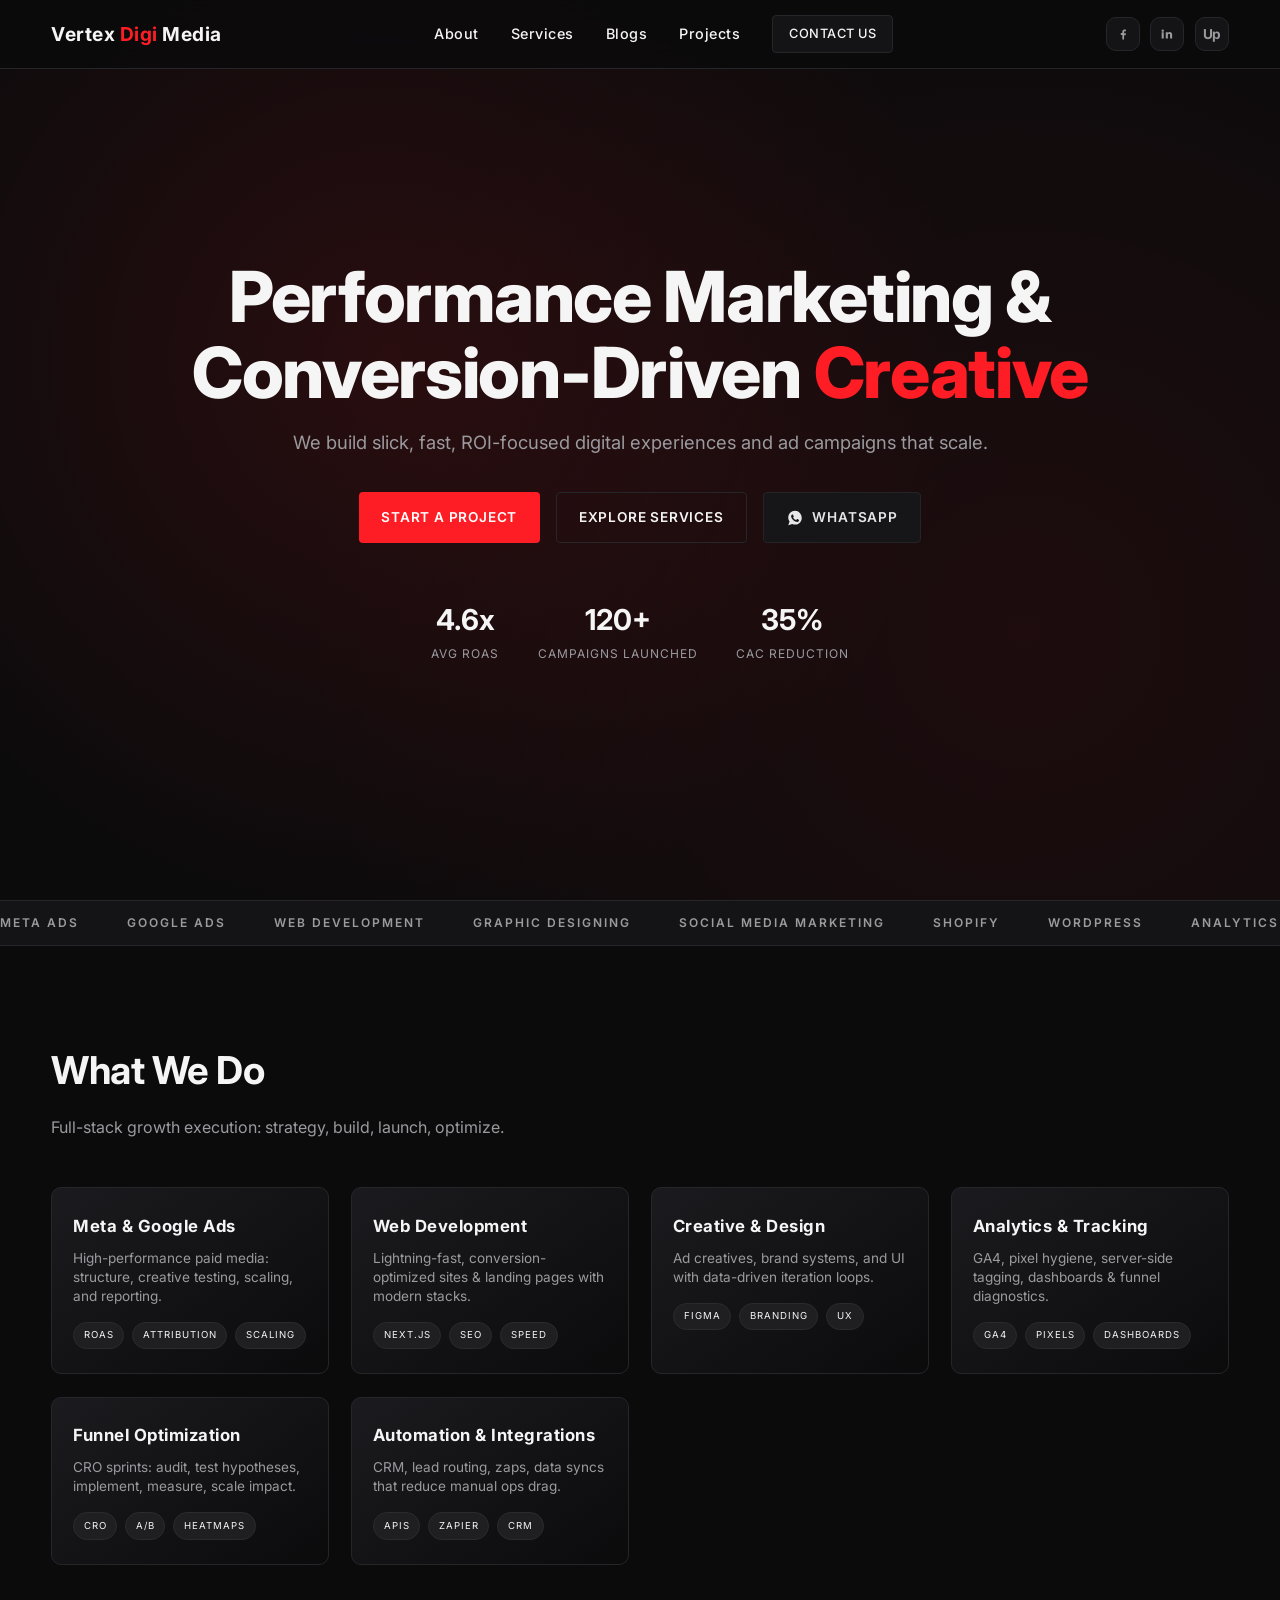
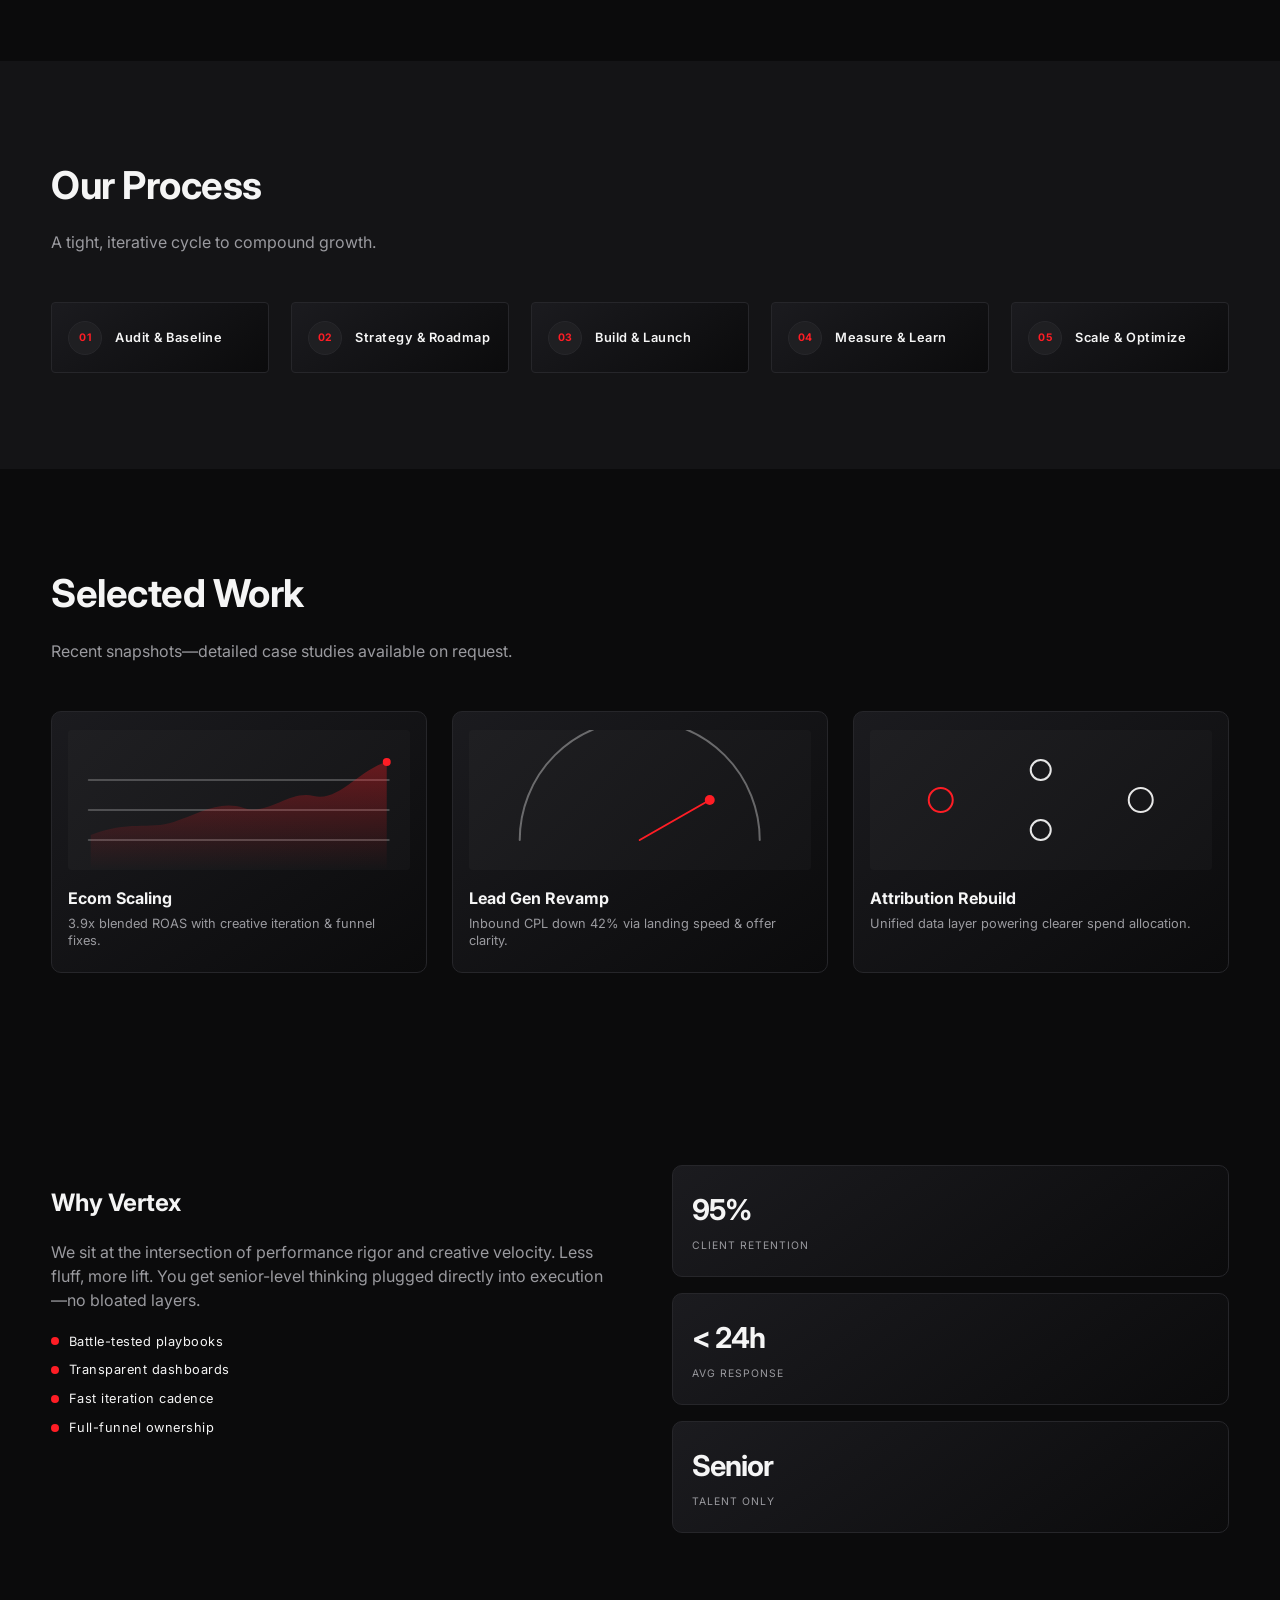
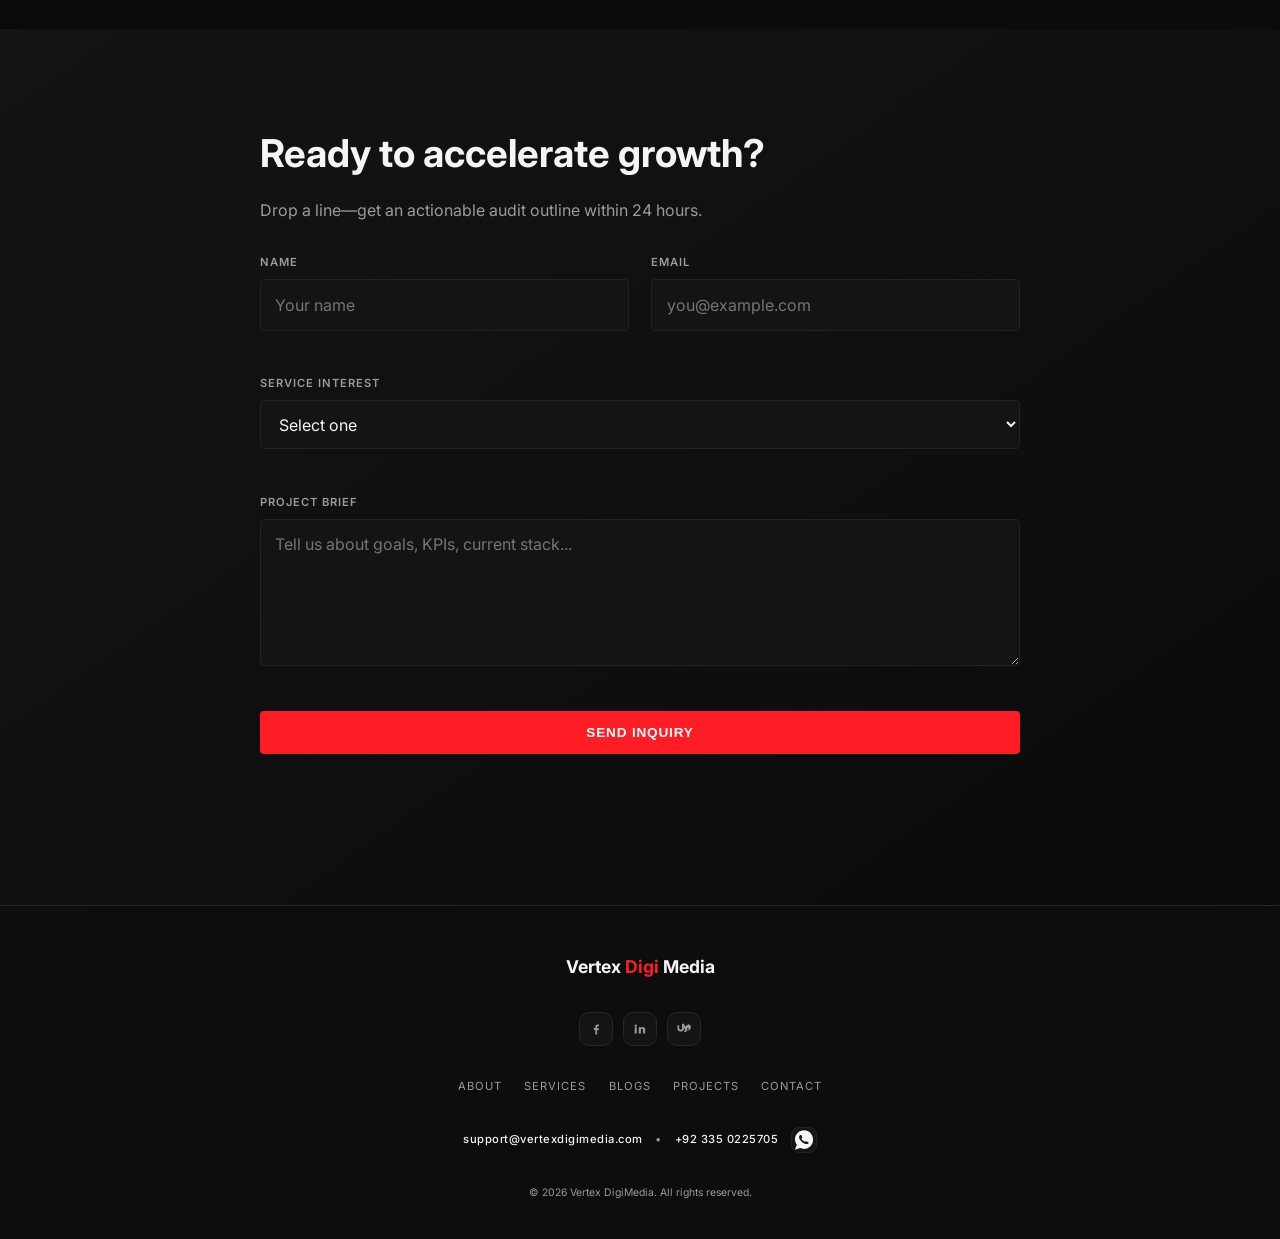
<file: index.html>
<!DOCTYPE html>
<html lang="en">
<head>
  <!-- Google Tag Manager -->
<script>(function(w,d,s,l,i){w[l]=w[l]||[];w[l].push({'gtm.start':
new Date().getTime(),event:'gtm.js'});var f=d.getElementsByTagName(s)[0],
j=d.createElement(s),dl=l!='dataLayer'?'&l='+l:'';j.async=true;j.src=
'https://www.googletagmanager.com/gtm.js?id='+i+dl;f.parentNode.insertBefore(j,f);
})(window,document,'script','dataLayer','GTM-T4RN6G98');</script>
<!-- End Google Tag Manager -->
  <meta charset="UTF-8" />
  <meta name="viewport" content="width=device-width, initial-scale=1.0" />
  <title>Vertex Digi Media | Performance Marketing & Creative Studio</title>
  <meta name="description" content="Vertex DigiMedia - Performance marketing, Meta & Google Ads management, web development, and design studio delivering ROI-focused campaigns." />
  <link rel="preconnect" href="https://fonts.googleapis.com">
  <link rel="preconnect" href="https://fonts.gstatic.com" crossorigin>
  <link href="https://fonts.googleapis.com/css2?family=Inter:wght@300;400;500;600;700;800;900&display=swap" rel="stylesheet">
  <link rel="stylesheet" href="assets/css/style.css?v=20250814-2" />
  <script>
    // Pretty URL: show /home instead of / or /index.html without reloading
    (function(){
      try {
        var path = location.pathname.replace(/\/+$/,'');
        if (path === '' || path === '/' || /\/index\.html$/i.test(path)) {
          var next = '/home' + (location.search || '') + (location.hash || '');
          if ((location.pathname + location.search + location.hash) !== next) {
            history.replaceState(null, '', next);
          }
        }
      } catch(e) {}
    })();
  </script>
</head>
<body>
  <!-- Google Tag Manager (noscript) -->
<noscript><iframe src="https://www.googletagmanager.com/ns.html?id=GTM-T4RN6G98"
height="0" width="0" style="display:none;visibility:hidden"></iframe></noscript>
<!-- End Google Tag Manager (noscript) -->
  <header class="navbar" id="top">
    <div class="container nav-inner">
  <a class="logo" href="/home">Vertex <span>Digi</span> Media</a>
      <nav class="nav-links" id="navLinks">
  <a href="/about">About</a>
  <a href="/services">Services</a>
  <a href="/blogs">Blogs</a>
  <a href="/projects">Projects</a>
  <a href="/contact" class="btn small">Contact Us</a>
      </nav>
      <div class="nav-social" aria-label="Social links">
        <a href="https://www.facebook.com/profile.php?id=61564612019773" target="_blank" rel="noopener" aria-label="Facebook" class="social fb">
          <svg viewBox="0 0 24 24" fill="none"><path fill="currentColor" d="M13.6 20.8v-7h2.4l.4-2.8h-2.8V9.1c0-.8.2-1.3 1.3-1.3h1.5V5.2c-.3 0-1-.1-2-.1-2 0-3.4 1.2-3.4 3.5v2h-2.3v2.8h2.3v7h2.6Z"/></svg>
        </a>
        <a href="https://www.linkedin.com/company/vertexdigimedia/posts/?feedView=all" target="_blank" rel="noopener" aria-label="LinkedIn" class="social li">
          <svg viewBox="0 0 24 24" fill="none"><path fill="currentColor" d="M7.1 9.3v9.6H4V9.3h3.1ZM5.6 5.2a1.8 1.8 0 1 0 0 3.6 1.8 1.8 0 0 0 0-3.6Zm4.8 4.1h3v1.3c.4-.7 1.3-1.5 2.8-1.5 2 0 3.5 1.3 3.5 4.2v5.6h-3.1v-5.2c0-1.3-.5-2.2-1.6-2.2-.9 0-1.4.6-1.6 1.2-.1.2-.1.5-.1.8v5.4h-3.1V9.3Z"/></svg>
        </a>
  <a href="https://www.upwork.com/freelancers/~010e39668b5b00a09c?s=1017484851352698999&fbclid=IwY2xjawMF1DBleHRuA2FlbQIxMQABHs9fACg0GHSa_HvSzyVDpSuqeUzW4aeX8QkoTGWYJE9NDHo43x0eCa3YXtJl_aem_YYHnjbrWqoHhUQm731aYNw" target="_blank" rel="noopener" aria-label="Upwork" class="social up">Up</a>
      </div>
      <button class="nav-toggle" id="navToggle" aria-label="Toggle navigation">
        <span></span><span></span><span></span>
      </button>
    </div>
  </header>

  <section class="hero">
    <div class="overlay"></div>
    <div class="container hero-inner">
  <h1>Performance Marketing &<br> Conversion-Driven <span class="accent">Creative</span></h1>
      <p class="subtitle">We build slick, fast, ROI-focused digital experiences and ad campaigns that scale.</p>
      <div class="hero-cta">
        <a href="#contact" class="btn primary">Start a Project</a>
  <a href="#services" class="btn ghost">Explore Services</a>
        <a href="https://wa.me/923350225705" class="btn whatsapp" target="_blank" rel="noopener" aria-label="Chat on WhatsApp">
          <svg class="wa-ic" width="18" height="18" viewBox="0 0 32 32" aria-hidden="true" focusable="false"><path fill="currentColor" d="M16.04 3C9.4 3 4 8.4 4 15.06c0 2.65.86 5.1 2.32 7.11L4 29l7.13-2.3a12 12 0 0 0 4.91 1.05h.01C22.7 27.86 28 22.46 28 15.82 28 9.18 22.68 3 16.04 3Zm6.96 18.31c-.29.82-1.68 1.56-2.35 1.6-.6.03-1.36.04-2.2-.14-.5-.11-1.14-.37-1.97-.73-3.48-1.5-5.74-5-5.92-5.23-.17-.23-1.41-1.87-1.41-3.57 0-1.7.89-2.54 1.2-2.89.31-.34.68-.43.9-.43.23 0 .45 0 .65.01.21.01.49-.08.77.59.29.68.98 2.33 1.06 2.5.08.17.14.37.03.6-.11.23-.17.37-.34.57-.17.2-.36.45-.51.6-.17.17-.34.35-.15.69.2.34.89 1.46 1.9 2.37 1.31 1.17 2.4 1.54 2.74 1.7.34.17.54.14.74-.09.2-.23.85-.99 1.08-1.33.23-.34.46-.28.77-.17.31.11 2 1.01 2.34 1.19.34.17.57.26.65.4.08.14.08.8-.2 1.62Z"/></svg>
          <span>WhatsApp</span>
        </a>
      </div>
      <div class="metrics">
        <div><h3>4.6x</h3><p>Avg ROAS</p></div>
        <div><h3>120+</h3><p>Campaigns Launched</p></div>
        <div><h3>35%</h3><p>CAC Reduction</p></div>
      </div>
    </div>
  </section>

  <section class="strip logos">
    <div class="marquee" aria-label="Core capabilities & platforms">
      <span>Meta Ads</span><span>Google Ads</span><span>Web Development</span><span>Graphic Designing</span><span>Social Media Marketing</span><span>Shopify</span><span>WordPress</span><span>Analytics</span>
    </div>
  </section>

  <section class="services" id="services">
    <div class="container">
      <div class="section-head">
        <h2>What We Do</h2>
        <p class="lead">Full-stack growth execution: strategy, build, launch, optimize.</p>
      </div>
      <div class="service-grid">
        <div class="card">
          <h3>Meta & Google Ads</h3>
          <p>High-performance paid media: structure, creative testing, scaling, and reporting.</p>
          <ul class="tags"><li>ROAS</li><li>Attribution</li><li>Scaling</li></ul>
        </div>
        <div class="card">
          <h3>Web Development</h3>
            <p>Lightning-fast, conversion-optimized sites & landing pages with modern stacks.</p>
            <ul class="tags"><li>Next.js</li><li>SEO</li><li>Speed</li></ul>
        </div>
        <div class="card">
          <h3>Creative & Design</h3>
          <p>Ad creatives, brand systems, and UI with data-driven iteration loops.</p>
          <ul class="tags"><li>Figma</li><li>Branding</li><li>UX</li></ul>
        </div>
        <div class="card">
          <h3>Analytics & Tracking</h3>
          <p>GA4, pixel hygiene, server-side tagging, dashboards & funnel diagnostics.</p>
          <ul class="tags"><li>GA4</li><li>Pixels</li><li>Dashboards</li></ul>
        </div>
        <div class="card">
          <h3>Funnel Optimization</h3>
          <p>CRO sprints: audit, test hypotheses, implement, measure, scale impact.</p>
          <ul class="tags"><li>CRO</li><li>A/B</li><li>Heatmaps</li></ul>
        </div>
        <div class="card">
          <h3>Automation & Integrations</h3>
          <p>CRM, lead routing, zaps, data syncs that reduce manual ops drag.</p>
          <ul class="tags"><li>APIs</li><li>Zapier</li><li>CRM</li></ul>
        </div>
      </div>
    </div>
  </section>

  <section class="process" id="process">
    <div class="container">
      <div class="section-head">
        <h2>Our Process</h2>
        <p class="lead">A tight, iterative cycle to compound growth.</p>
      </div>
      <ol class="steps">
        <li><span>01</span> Audit & Baseline</li>
        <li><span>02</span> Strategy & Roadmap</li>
        <li><span>03</span> Build & Launch</li>
        <li><span>04</span> Measure & Learn</li>
        <li><span>05</span> Scale & Optimize</li>
      </ol>
    </div>
  </section>

  <section class="work" id="work">
    <div class="container">
      <div class="section-head">
        <h2>Selected Work</h2>
        <p class="lead">Recent snapshots—detailed case studies available on request.</p>
      </div>
      <div class="work-grid">
        <div class="work-item">
          <!-- Injected visual: ROAS growth sparkline (SVG) -->
          <div class="work-img skeleton has-visual">
            <svg class="work-visual" viewBox="0 0 320 140" role="img" aria-label="Growth trend visualization">
              <defs>
                <linearGradient id="grad1" x1="0" y1="0" x2="0" y2="1">
                  <stop offset="0%" stop-color="rgba(255,29,37,0.35)"/>
                  <stop offset="100%" stop-color="rgba(255,29,37,0)"/>
                </linearGradient>
              </defs>
              <rect x="0" y="0" width="320" height="140" fill="transparent"/>
              <g opacity="0.65">
                <path class="line soft" d="M10 110 H310"/>
                <path class="line soft" d="M10 80 H310"/>
                <path class="line soft" d="M10 50 H310"/>
              </g>
              <path class="line muted anim-draw" pathLength="100" d="M12 105 C50 90, 70 100, 95 92 S140 70, 165 78 S210 60, 235 66 S280 40, 308 32"/>
              <path d="M12 105 C50 90, 70 100, 95 92 S140 70, 165 78 S210 60, 235 66 S280 40, 308 32 L308 140 L12 140 Z" fill="url(#grad1)"/>
              <circle class="fill-accent anim-pulse" cx="308" cy="32" r="4"/>
            </svg>
          </div>
          <h3>Ecom Scaling</h3>
          <p>3.9x blended ROAS with creative iteration & funnel fixes.</p>
        </div>
        <div class="work-item">
          <!-- Injected visual: Landing speed gauge (SVG) -->
          <div class="work-img skeleton has-visual">
            <svg class="work-visual" viewBox="0 0 320 140" role="img" aria-label="Speed gauge visualization">
              <path class="line soft" d="M40 110 A70 70 0 0 1 280 110"/>
              <path class="line muted anim-draw" pathLength="100" d="M40 110 A70 70 0 0 1 280 110"/>
              <line class="line accent anim-float" x1="160" y1="110" x2="230" y2="70"/>
              <circle class="fill-accent anim-pulse" cx="230" cy="70" r="5"/>
            </svg>
          </div>
          <h3>Lead Gen Revamp</h3>
          <p>Inbound CPL down 42% via landing speed & offer clarity.</p>
        </div>
        <div class="work-item">
          <!-- Injected visual: Attribution nodes (SVG) -->
          <div class="work-img skeleton has-visual">
            <svg class="work-visual" viewBox="0 0 320 140" role="img" aria-label="Attribution nodes visualization">
              <g>
                <circle cx="60" cy="70" r="12" fill="#1f1f22" class="line accent"/>
                <circle cx="160" cy="40" r="10" fill="#1f1f22" class="line"/>
                <circle cx="160" cy="100" r="10" fill="#1f1f22" class="line"/>
                <circle cx="260" cy="70" r="12" fill="#1f1f22" class="line"/>
                <path class="line muted anim-draw" pathLength="100" d="M72 66 L148 44"/>
                <path class="line muted anim-draw" pathLength="100" d="M72 74 L148 96"/>
                <path class="line accent anim-draw" pathLength="100" d="M172 44 L248 66"/>
                <path class="line accent anim-draw" pathLength="100" d="M172 96 L248 74"/>
              </g>
            </svg>
          </div>
          <h3>Attribution Rebuild</h3>
          <p>Unified data layer powering clearer spend allocation.</p>
        </div>
      </div>
    </div>
  </section>

  <section class="about" id="about">
    <div class="container about-inner">
      <div class="about-copy">
        <h2>Why Vertex</h2>
        <p>We sit at the intersection of performance rigor and creative velocity. Less fluff, more lift. You get senior-level thinking plugged directly into execution—no bloated layers.</p>
        <ul class="bullets">
          <li>Battle-tested playbooks</li>
          <li>Transparent dashboards</li>
          <li>Fast iteration cadence</li>
          <li>Full-funnel ownership</li>
        </ul>
      </div>
      <div class="about-side">
        <div class="stat"><span class="num">95%</span><span class="label">Client Retention</span></div>
        <div class="stat"><span class="num">< 24h</span><span class="label">Avg Response</span></div>
        <div class="stat"><span class="num">Senior</span><span class="label">Talent Only</span></div>
      </div>
    </div>
  </section>

  <section class="cta" id="contact">
    <div class="container cta-inner">
      <h2>Ready to accelerate growth?</h2>
      <p>Drop a line—get an actionable audit outline within 24 hours.</p>
  <!-- Injected: JS-handled submit to Google Apps Script -->
  <form class="contact-form" id="contactForm" method="POST" action="">
    <!-- Injected: honeypot field for spam protection -->
    <input type="text" name="hp" class="hp" autocomplete="off" tabindex="-1" aria-hidden="true" style="position:absolute;left:-5000px;opacity:0;">
        <div class="field-group">
          <div class="field">
            <label for="name">Name</label>
            <input type="text" id="name" name="name" placeholder="Your name" required>
            <span class="error" data-error-for="name"></span>
          </div>
          <div class="field">
            <label for="email">Email</label>
            <input type="email" id="email" name="email" placeholder="you@example.com" required>
            <span class="error" data-error-for="email"></span>
          </div>
        </div>
        <div class="field">
          <label for="service">Service Interest</label>
          <select id="service" name="service" required>
            <option value="" disabled selected>Select one</option>
            <option>Meta & Google Ads</option>
            <option>Web Development</option>
            <option>Creative & Design</option>
            <option>Analytics & Tracking</option>
            <option>Funnel Optimization</option>
            <option>Automation & Integrations</option>
          </select>
          <span class="error" data-error-for="service"></span>
        </div>
        <div class="field">
          <label for="message">Project Brief</label>
          <textarea id="message" name="message" rows="5" placeholder="Tell us about goals, KPIs, current stack..." required></textarea>
          <span class="error" data-error-for="message"></span>
        </div>
        <button type="submit" class="btn primary full" id="submitBtn">Send Inquiry</button>
        <p class="form-status" id="formStatus" role="status" aria-live="polite"></p>
      </form>
    </div>
  </section>

  <footer class="footer">
    <div class="container foot-inner">
      <div class="foot-brand">Vertex <span>Digi</span> Media</div>
      <div class="foot-social" aria-label="Social links">
        <a href="https://www.facebook.com/profile.php?id=61564612019773" target="_blank" rel="noopener" aria-label="Facebook"><svg viewBox="0 0 24 24" fill="none"><path fill="currentColor" d="M13.6 20.8v-7h2.4l.4-2.8h-2.8V9.1c0-.8.2-1.3 1.3-1.3h1.5V5.2c-.3 0-1-.1-2-.1-2 0-3.4 1.2-3.4 3.5v2h-2.3v2.8h2.3v7h2.6Z"/></svg></a>
        <a href="https://www.linkedin.com/company/vertexdigimedia/posts/?feedView=all" target="_blank" rel="noopener" aria-label="LinkedIn"><svg viewBox="0 0 24 24" fill="none"><path fill="currentColor" d="M7.1 9.3v9.6H4V9.3h3.1ZM5.6 5.2a1.8 1.8 0 1 0 0 3.6 1.8 1.8 0 0 0 0-3.6Zm4.8 4.1h3v1.3c.4-.7 1.3-1.5 2.8-1.5 2 0 3.5 1.3 3.5 4.2v5.6h-3.1v-5.2c0-1.3-.5-2.2-1.6-2.2-.9 0-1.4.6-1.6 1.2-.1.2-.1.5-.1.8v5.4h-3.1V9.3Z"/></svg></a>
        <a href="https://www.upwork.com/freelancers/~010e39668b5b00a09c?s=1017484851352698999&fbclid=IwY2xjawMF1DBleHRuA2FlbQIxMQABHs9fACg0GHSa_HvSzyVDpSuqeUzW4aeX8QkoTGWYJE9NDHo43x0eCa3YXtJl_aem_YYHnjbrWqoHhUQm731aYNw" target="_blank" rel="noopener" aria-label="Upwork"><svg viewBox="0 0 24 24" fill="none"><path fill="currentColor" d="M17.6 6.3c-1.6 0-3 1-3.6 2.5-.9-1.4-1.6-2.9-2.1-4.5H9.1v6.6a2.2 2.2 0 0 1-4.4 0V6.3H2.2v4.6a4.8 4.8 0 1 0 9.6 0v-1c.5.9 1 1.8 1.6 2.6l-.9 4h3l.6-2.6c.5.1 1 .2 1.5.2a4.7 4.7 0 0 0 0-9.4Zm0 6.7c-.3 0-.7 0-1-.2l.6-2.6a2 2 0 0 1 1.9 2.1c0 .4-.2.7-.4 1-.3.3-.7.5-1.1.5Z"/></svg></a>
      </div>
      <div class="foot-links">
  <a href="/about">About</a>
  <a href="/services">Services</a>
  <a href="/blogs">Blogs</a>
  <a href="/projects">Projects</a>
  <a href="/contact">Contact</a>
      </div>
      <div class="foot-contact">
  <a href="mailto:support@vertexdigimedia.com">support@vertexdigimedia.com</a>
        <span>•</span>
        <a href="tel:+923350225705">+92 335 0225705</a>
        <a href="https://wa.me/923350225705" target="_blank" rel="noopener" class="wa-inline" aria-label="WhatsApp"><svg viewBox="0 0 32 32" fill="none"><path fill="currentColor" d="M16.06 3C9.41 3 4 8.46 4 15.14c0 2.66.87 5.12 2.34 7.14L4 29l6.94-2.25a12.2 12.2 0 0 0 5.12 1.11c6.65 0 12.06-5.46 12.06-12.14C28.12 8.46 22.71 3 16.06 3Zm6.13 16.9c-.26.74-1.53 1.42-2.13 1.45-.55.03-1.25.06-2.03-.12-.47-.11-1.06-.34-1.82-.67-3.21-1.39-5.3-4.64-5.47-4.87-.16-.22-1.3-1.74-1.3-3.33 0-1.6.82-2.37 1.1-2.69.28-.32.62-.4.82-.4.2 0 .4 0 .58.01.19.01.44-.07.69.55.26.62.9 2.17.97 2.32.07.16.13.34.03.56-.1.21-.16.34-.31.52-.15.18-.33.41-.46.55-.15.16-.31.32-.14.63.18.31.82 1.35 1.77 2.2 1.22 1.08 2.22 1.42 2.53 1.57.31.16.5.13.68-.08.18-.21.79-.91 1-.12.22-.31.43-.26.72-.16.29.1 1.85.94 2.17 1.11.31.16.52.24.6.37.07.13.07.75-.18 1.52Z"/></svg></a>
      </div>
      <div class="foot-copy">© <span id="year"></span> Vertex DigiMedia. All rights reserved.</div>
    </div>
  </footer>

  <script src="assets/js/main.js"></script>
</body>
</html>
</file>
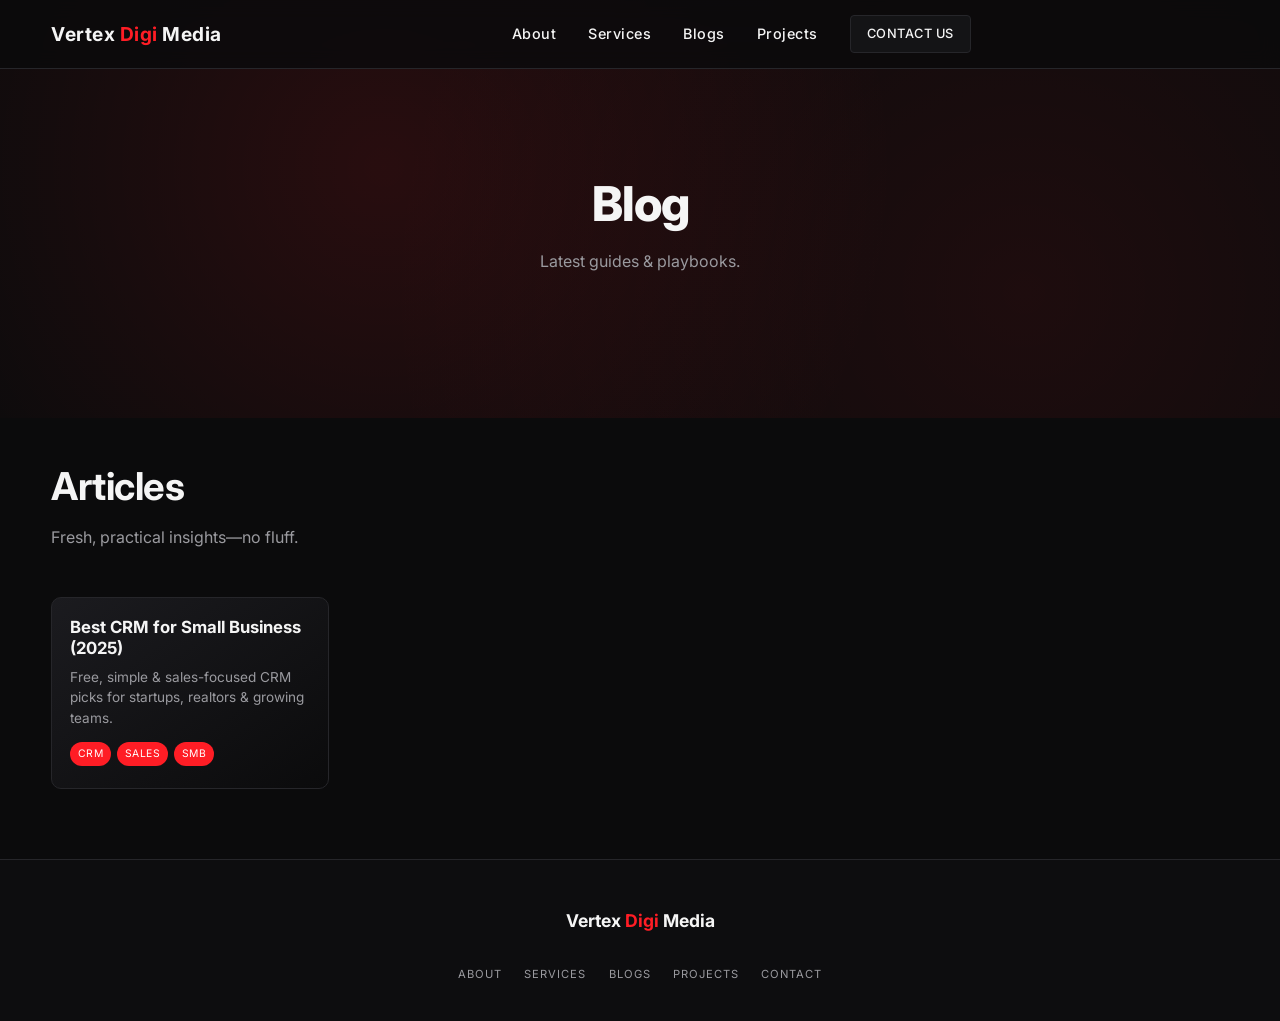
<file: vertex-digmedia/blog/index.html>
<!DOCTYPE html>
<html lang="en">
<head>
<meta charset="UTF-8" />
<meta name="viewport" content="width=device-width, initial-scale=1.0" />
<title>Blog | Vertex DigiMedia</title>
<meta name="description" content="Vertex DigiMedia blog: performance marketing, automation, analytics & growth articles." />
<link rel="canonical" href="https://vertexdigimedia.com/blog/" />
<link rel="preconnect" href="https://fonts.googleapis.com">
<link rel="preconnect" href="https://fonts.gstatic.com" crossorigin>
<link href="https://fonts.googleapis.com/css2?family=Inter:wght@300;400;500;600;700;800;900&display=swap" rel="stylesheet">
<link rel="stylesheet" href="/assets/css/style.css?v=20250829b" />
<script type="application/ld+json">{"@context":"https://schema.org","@type":"CollectionPage","name":"Vertex DigiMedia Blog","url":"https://vertexdigimedia.com/blog/"}</script>
<style>
.blog-grid{display:grid;gap:1.4rem;grid-template-columns:repeat(auto-fill,minmax(260px,1fr));margin-top:1.5rem}
.blog-card{background:var(--grad-dark);border:1px solid var(--border);padding:1rem 1.1rem;border-radius:var(--radius);display:flex;flex-direction:column;transition:border .2s}
.blog-card:hover{border-color:var(--accent)}
.blog-card h3{margin:.2rem 0 .5rem;font-size:1.05rem;line-height:1.25}
.blog-card p{margin:0 0 .7rem;font-size:.85rem;color:var(--muted)}
.blog-card a{color:inherit;text-decoration:none;display:block}
.badge{display:inline-block;background:var(--accent);color:#fff;font-size:.65rem;padding:.25rem .5rem;border-radius:30px;margin-right:.35rem;margin-bottom:.35rem;letter-spacing:.5px;text-transform:uppercase}
</style>
</head>
<body>
<header class="navbar"><div class="container nav-inner"><a class="logo" href="/home">Vertex <span>Digi</span> Media</a><nav class="nav-links" id="navLinks"><a href="/about">About</a><a href="/services">Services</a><a href="/blogs" class="active">Blogs</a><a href="/projects">Projects</a><a href="/contact" class="btn small">Contact Us</a></nav></div></header>
<main>
<section class="hero mini-hero"><div class="overlay"></div><div class="container hero-inner"><h1>Blog</h1><p class="subtitle">Latest guides & playbooks.</p></div></section>
<section class="container" style="padding:40px 0 70px;">
  <div class="section-head"><h2 style="margin:0 0 .6rem">Articles</h2><p class="lead" style="margin:0">Fresh, practical insights—no fluff.</p></div>
  <div class="blog-grid">
    <article class="blog-card">
      <a href="/blog/best-crm-for-small-business.html">
        <h3>Best CRM for Small Business (2025)</h3>
        <p>Free, simple & sales-focused CRM picks for startups, realtors & growing teams.</p>
        <div><span class="badge">CRM</span><span class="badge">Sales</span><span class="badge">SMB</span></div>
      </a>
    </article>
  </div>
</section>
</main>
<footer class="footer"><div class="container foot-inner"><div class="foot-brand">Vertex <span>Digi</span> Media</div><div class="foot-links"><a href="/about">About</a><a href="/services">Services</a><a href="/blogs">Blogs</a><a href="/projects">Projects</a><a href="/contact">Contact</a></div></div></footer>
<script src="/assets/js/main.js?v=20250829b"></script>
</body>
</html>
</file>
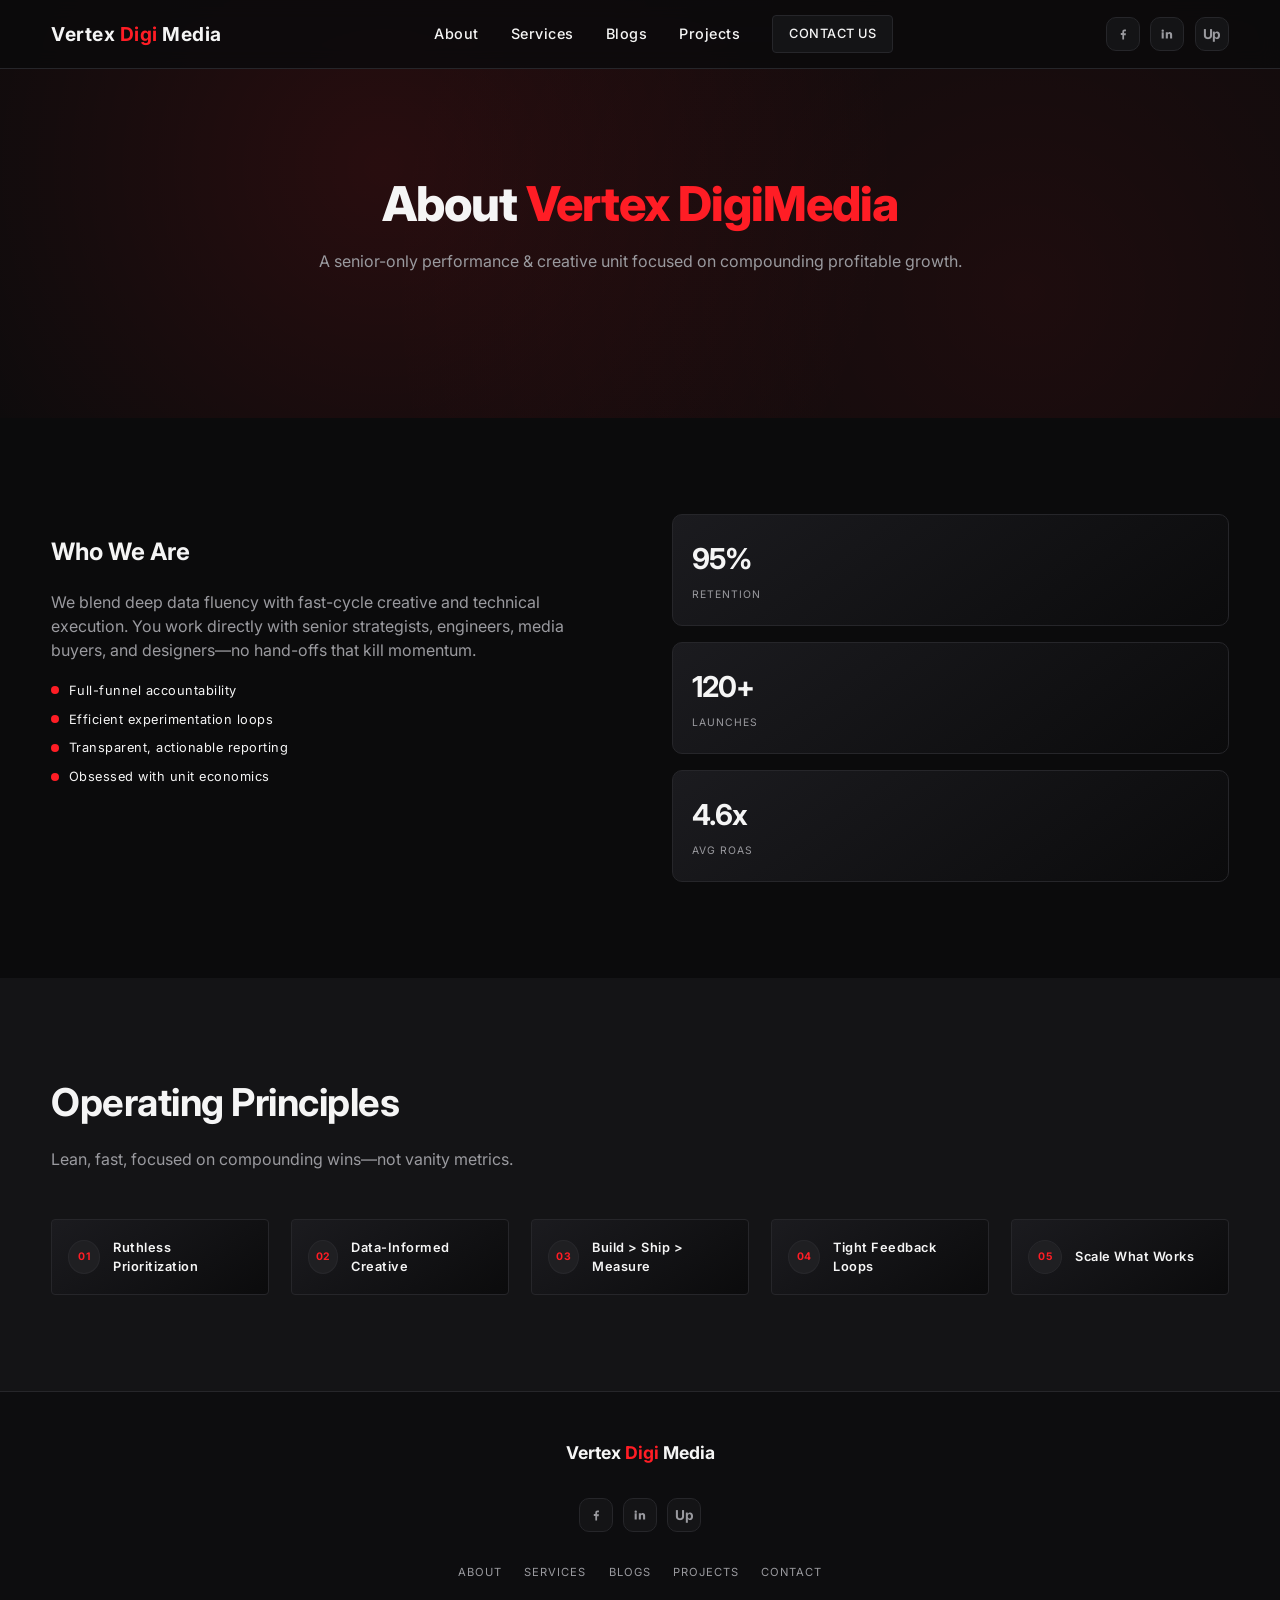
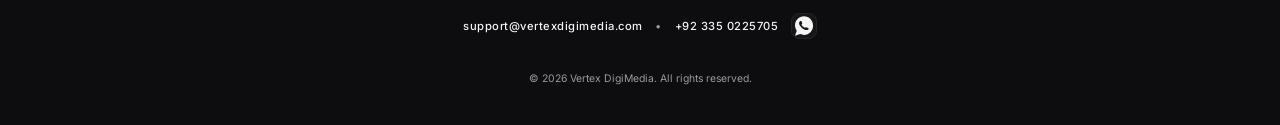
<file: about.html>
<!DOCTYPE html>
<html lang="en">
<head>
  <meta charset="UTF-8" />
  <meta name="viewport" content="width=device-width, initial-scale=1.0" />
  <title>About | Vertex DigiMedia</title>
  <meta name="description" content="Learn about Vertex DigiMedia – performance marketing and creative growth studio." />
  <link rel="preconnect" href="https://fonts.googleapis.com">
  <link rel="preconnect" href="https://fonts.gstatic.com" crossorigin>
  <link href="https://fonts.googleapis.com/css2?family=Inter:wght@300;400;500;600;700;800;900&display=swap" rel="stylesheet">
  <link rel="stylesheet" href="assets/css/style.css?v=20250814-2" />
</head>
<body>
<header class="navbar">
  <div class="container nav-inner">
  <a class="logo" href="/home">Vertex <span>Digi</span> Media</a>
    <nav class="nav-links" id="navLinks">
  <a href="/about" class="active">About</a>
  <a href="/services">Services</a>
  <a href="/blogs">Blogs</a>
  <a href="/projects">Projects</a>
  <a href="/contact" class="btn small">Contact Us</a>
    </nav>
    <div class="nav-social" aria-label="Social links">
      <a href="https://www.facebook.com/profile.php?id=61564612019773" target="_blank" rel="noopener" aria-label="Facebook"><svg viewBox="0 0 24 24" fill="none"><path fill="currentColor" d="M13.6 20.8v-7h2.4l.4-2.8h-2.8V9.1c0-.8.2-1.3 1.3-1.3h1.5V5.2c-.3 0-1-.1-2-.1-2 0-3.4 1.2-3.4 3.5v2h-2.3v2.8h2.3v7h2.6Z"/></svg></a>
      <a href="https://www.linkedin.com/company/vertexdigimedia/posts/?feedView=all" target="_blank" rel="noopener" aria-label="LinkedIn"><svg viewBox="0 0 24 24" fill="none"><path fill="currentColor" d="M7.1 9.3v9.6H4V9.3h3.1ZM5.6 5.2a1.8 1.8 0 1 0 0 3.6 1.8 1.8 0 0 0 0-3.6Zm4.8 4.1h3v1.3c.4-.7 1.3-1.5 2.8-1.5 2 0 3.5 1.3 3.5 4.2v5.6h-3.1v-5.2c0-1.3-.5-2.2-1.6-2.2-.9 0-1.4.6-1.6 1.2-.1.2-.1.5-.1.8v5.4h-3.1V9.3Z"/></svg></a>
  <a href="https://www.upwork.com/freelancers/~010e39668b5b00a09c?s=1017484851352698999&fbclid=IwY2xjawMF1DBleHRuA2FlbQIxMQABHs9fACg0GHSa_HvSzyVDpSuqeUzW4aeX8QkoTGWYJE9NDHo43x0eCa3YXtJl_aem_YYHnjbrWqoHhUQm731aYNw" target="_blank" rel="noopener" aria-label="Upwork" class="social up">Up</a>
    </div>
    <button class="nav-toggle" id="navToggle" aria-label="Toggle navigation">
      <span></span><span></span><span></span>
    </button>
  </div>
</header>
<section class="hero mini-hero">
  <div class="overlay"></div>
  <div class="container hero-inner">
  <h1>About <span class="accent">Vertex DigiMedia</span></h1>
    <p class="subtitle">A senior-only performance & creative unit focused on compounding profitable growth.</p>
  </div>
</section>
<section class="about">
  <div class="container about-inner">
    <div class="about-copy">
      <h2>Who We Are</h2>
      <p>We blend deep data fluency with fast-cycle creative and technical execution. You work directly with senior strategists, engineers, media buyers, and designers—no hand-offs that kill momentum.</p>
      <ul class="bullets">
        <li>Full-funnel accountability</li>
        <li>Efficient experimentation loops</li>
        <li>Transparent, actionable reporting</li>
        <li>Obsessed with unit economics</li>
      </ul>
    </div>
    <div class="about-side">
      <div class="stat"><span class="num">95%</span><span class="label">Retention</span></div>
      <div class="stat"><span class="num">120+</span><span class="label">Launches</span></div>
      <div class="stat"><span class="num">4.6x</span><span class="label">Avg ROAS</span></div>
    </div>
  </div>
</section>
<section class="process">
  <div class="container">
    <div class="section-head">
      <h2>Operating Principles</h2>
      <p class="lead">Lean, fast, focused on compounding wins—not vanity metrics.</p>
    </div>
    <ol class="steps">
      <li><span>01</span> Ruthless Prioritization</li>
      <li><span>02</span> Data-Informed Creative</li>
      <li><span>03</span> Build > Ship > Measure</li>
      <li><span>04</span> Tight Feedback Loops</li>
      <li><span>05</span> Scale What Works</li>
    </ol>
  </div>
</section>
<footer class="footer">
  <div class="container foot-inner">
  <a class="foot-brand" href="/home">Vertex <span>Digi</span> Media</a>
    <div class="foot-social" aria-label="Social links">
      <a href="https://www.facebook.com/profile.php?id=61564612019773" target="_blank" rel="noopener" aria-label="Facebook"><svg viewBox="0 0 24 24"><path fill="currentColor" d="M13.6 20.8v-7h2.4l.4-2.8h-2.8V9.1c0-.8.2-1.3 1.3-1.3h1.5V5.2c-.3 0-1-.1-2-.1-2 0-3.4 1.2-3.4 3.5v2h-2.3v2.8h2.3v7h2.6Z"/></svg></a>
      <a href="https://www.linkedin.com/company/vertexdigimedia/posts/?feedView=all" target="_blank" rel="noopener" aria-label="LinkedIn"><svg viewBox="0 0 24 24"><path fill="currentColor" d="M7.1 9.3v9.6H4V9.3h3.1ZM5.6 5.2a1.8 1.8 0 1 0 0 3.6 1.8 1.8 0 0 0 0-3.6Zm4.8 4.1h3v1.3c.4-.7 1.3-1.5 2.8-1.5 2 0 3.5 1.3 3.5 4.2v5.6h-3.1v-5.2c0-1.3-.5-2.2-1.6-2.2-.9 0-1.4.6-1.6 1.2-.1.2-.1.5-.1.8v5.4h-3.1V9.3Z"/></svg></a>
  <a href="https://www.upwork.com/freelancers/~010e39668b5b00a09c?s=1017484851352698999&fbclid=IwY2xjawMF1DBleHRuA2FlbQIxMQABHs9fACg0GHSa_HvSzyVDpSuqeUzW4aeX8QkoTGWYJE9NDHo43x0eCa3YXtJl_aem_YYHnjbrWqoHhUQm731aYNw" target="_blank" rel="noopener" aria-label="Upwork" class="social up">Up</a>
    </div>
    <div class="foot-links">
  <a href="/about">About</a>
  <a href="/services">Services</a>
  <a href="/blogs">Blogs</a>
  <a href="/projects">Projects</a>
  <a href="/contact">Contact</a>
    </div>
    <div class="foot-contact">
      <a href="mailto:support@vertexdigimedia.com">support@vertexdigimedia.com</a>
      <span>•</span>
      <a href="tel:+923350225705">+92 335 0225705</a>
      <a href="https://wa.me/923350225705" target="_blank" rel="noopener" class="wa-inline" aria-label="WhatsApp"><svg viewBox="0 0 32 32"><path fill="currentColor" d="M16.06 3C9.41 3 4 8.46 4 15.14c0 2.66.87 5.12 2.34 7.14L4 29l6.94-2.25a12.2 12.2 0 0 0 5.12 1.11c6.65 0 12.06-5.46 12.06-12.14C28.12 8.46 22.71 3 16.06 3Zm6.13 16.9c-.26.74-1.53 1.42-2.13 1.45-.55.03-1.25.06-2.03-.12-.47-.11-1.06-.34-1.82-.67-3.21-1.39-5.3-4.64-5.47-4.87-.16-.22-1.3-1.74-1.3-3.33 0-1.6.82-2.37 1.1-2.69.28-.32.62-.4.82-.4.2 0 .4 0 .58.01.19.01.44-.07.69.55.26.62.9 2.17.97 2.32.07.16.13.34.03.56-.1.21-.16.34-.31.52-.15.18-.33.41-.46.55-.15.16-.31.32-.14.63.18.31.82 1.35 1.77 2.2 1.22 1.08 2.22 1.42 2.53 1.57.31.16.5.13.68-.08.18-.21.79-.91 1-.12.22-.31.43-.26.72-.16.29.1 1.85.94 2.17 1.11.31.16.52.24.6.37.07.13.07.75-.18 1.52Z"/></svg></a>
    </div>
  <div class="foot-copy">© <span id="year"></span> Vertex DigiMedia. All rights reserved.</div>
  </div>
</footer>
<script src="assets/js/main.js"></script>
</body>
</html>
</file>
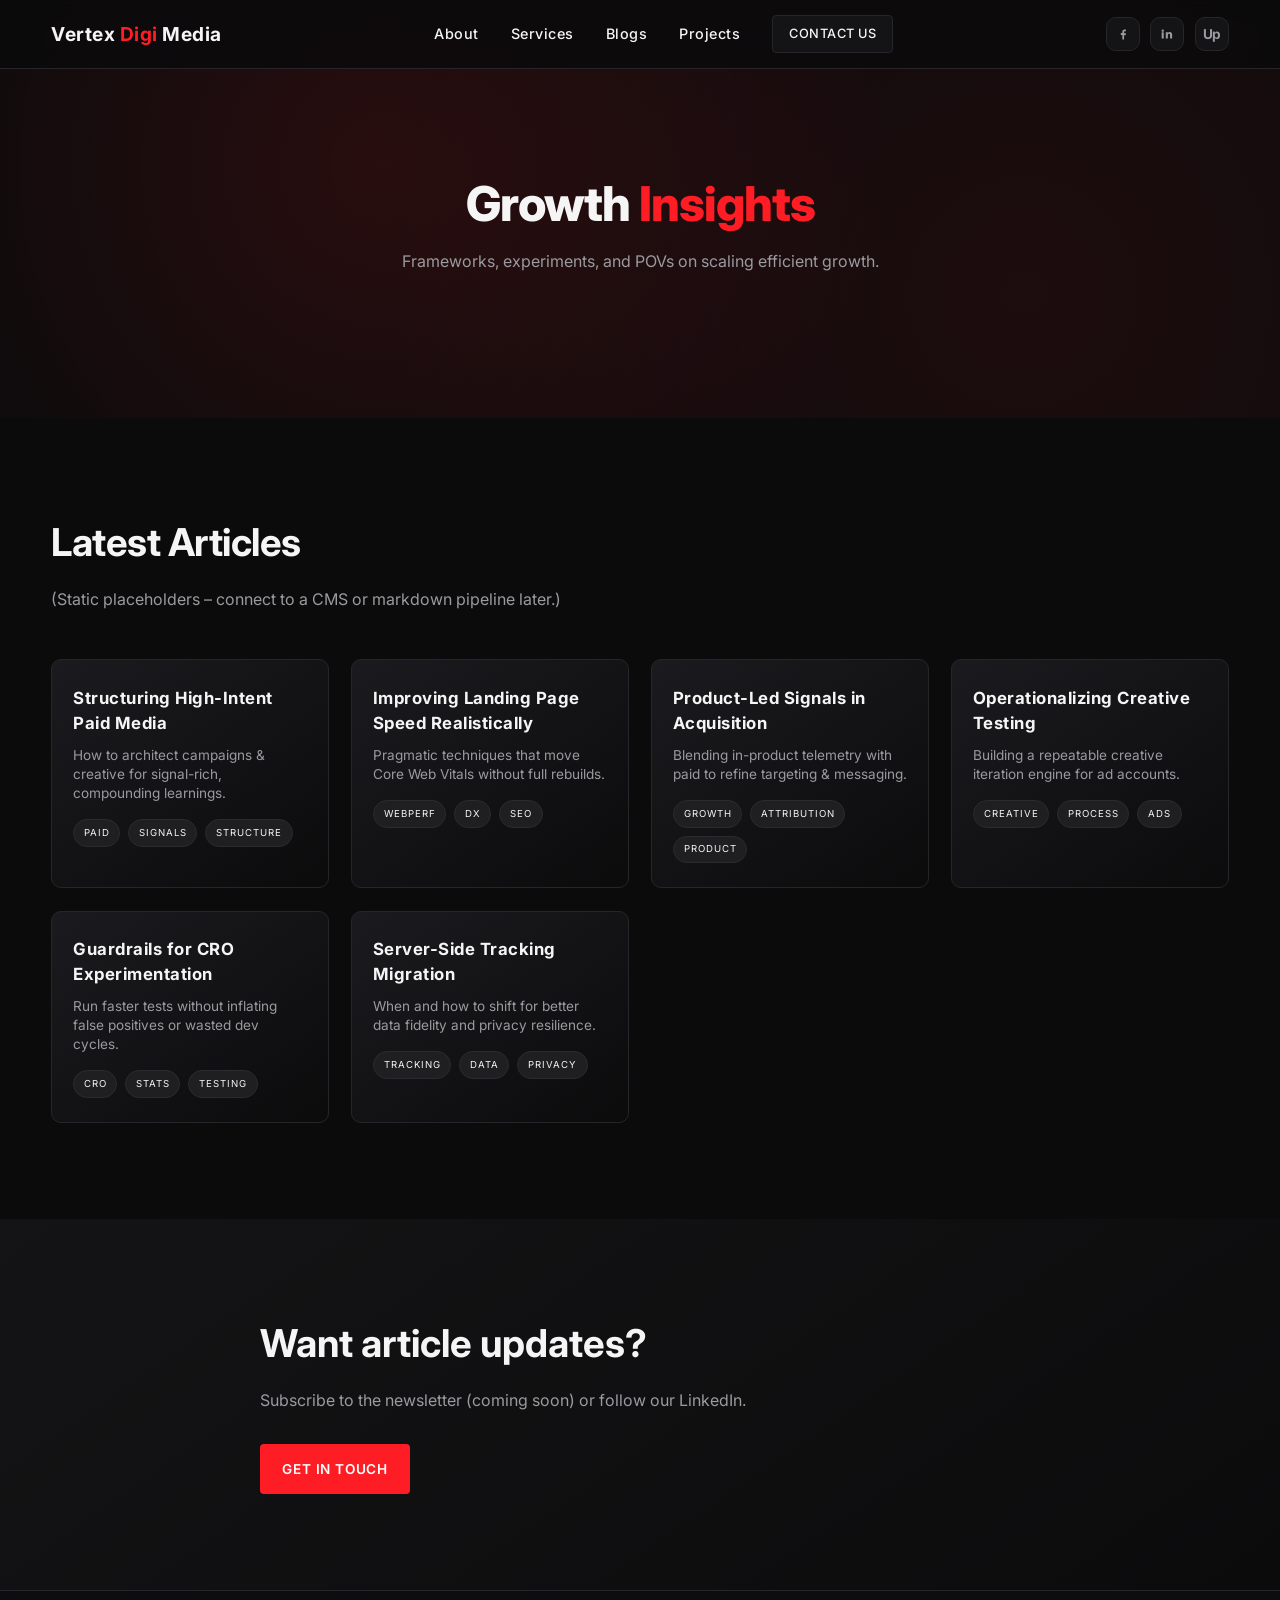
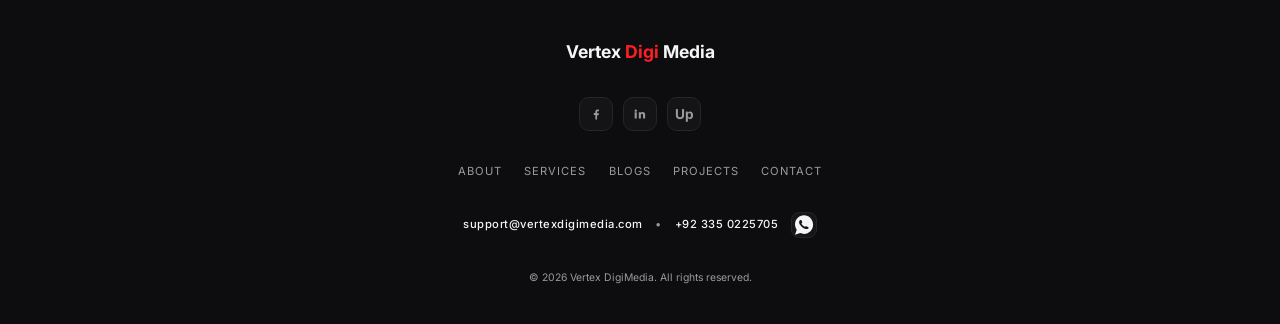
<file: blogs.html>
<!DOCTYPE html>
<html lang="en">
<head>
  <meta charset="UTF-8" />
  <meta name="viewport" content="width=device-width, initial-scale=1.0" />
  <title>Blogs | Vertex DigiMedia</title>
  <meta name="description" content="Insights & articles from Vertex DigiMedia on performance marketing, analytics, and growth ops." />
  <link rel="preconnect" href="https://fonts.googleapis.com">
  <link rel="preconnect" href="https://fonts.gstatic.com" crossorigin>
  <link href="https://fonts.googleapis.com/css2?family=Inter:wght@300;400;500;600;700;800;900&display=swap" rel="stylesheet">
  <link rel="stylesheet" href="assets/css/style.css?v=20250814-2" />
</head>
<body>
<header class="navbar">
  <div class="container nav-inner">
  <a class="logo" href="/home">Vertex <span>Digi</span> Media</a>
    <nav class="nav-links" id="navLinks">
  <a href="/about">About</a>
  <a href="/services">Services</a>
  <a href="/blogs" class="active">Blogs</a>
  <a href="/projects">Projects</a>
  <a href="/contact" class="btn small">Contact Us</a>
    </nav>
    <div class="nav-social" aria-label="Social links">
      <a href="https://www.facebook.com/profile.php?id=61564612019773" target="_blank" rel="noopener" aria-label="Facebook"><svg viewBox="0 0 24 24" fill="none"><path fill="currentColor" d="M13.6 20.8v-7h2.4l.4-2.8h-2.8V9.1c0-.8.2-1.3 1.3-1.3h1.5V5.2c-.3 0-1-.1-2-.1-2 0-3.4 1.2-3.4 3.5v2h-2.3v2.8h2.3v7h2.6Z"/></svg></a>
      <a href="https://www.linkedin.com/company/vertexdigimedia/posts/?feedView=all" target="_blank" rel="noopener" aria-label="LinkedIn"><svg viewBox="0 0 24 24" fill="none"><path fill="currentColor" d="M7.1 9.3v9.6H4V9.3h3.1ZM5.6 5.2a1.8 1.8 0 1 0 0 3.6 1.8 1.8 0 0 0 0-3.6Zm4.8 4.1h3v1.3c.4-.7 1.3-1.5 2.8-1.5 2 0 3.5 1.3 3.5 4.2v5.6h-3.1v-5.2c0-1.3-.5-2.2-1.6-2.2-.9 0-1.4.6-1.6 1.2-.1.2-.1.5-.1.8v5.4h-3.1V9.3Z"/></svg></a>
  <a href="https://www.upwork.com/freelancers/~010e39668b5b00a09c?s=1017484851352698999&fbclid=IwY2xjawMF1DBleHRuA2FlbQIxMQABHs9fACg0GHSa_HvSzyVDpSuqeUzW4aeX8QkoTGWYJE9NDHo43x0eCa3YXtJl_aem_YYHnjbrWqoHhUQm731aYNw" target="_blank" rel="noopener" aria-label="Upwork" class="social up">Up</a>
    </div>
    <button class="nav-toggle" id="navToggle" aria-label="Toggle navigation">
      <span></span><span></span><span></span>
    </button>
  </div>
</header>
<section class="hero mini-hero">
  <div class="overlay"></div>
  <div class="container hero-inner">
    <h1>Growth <span class="accent">Insights</span></h1>
    <p class="subtitle">Frameworks, experiments, and POVs on scaling efficient growth.</p>
  </div>
</section>
<section class="services" id="blog-list">
  <div class="container">
    <div class="section-head">
      <h2>Latest Articles</h2>
      <p class="lead">(Static placeholders – connect to a CMS or markdown pipeline later.)</p>
    </div>
    <div class="service-grid">
      <article class="card">
        <h3>Structuring High-Intent Paid Media</h3>
        <p>How to architect campaigns & creative for signal-rich, compounding learnings.</p>
        <ul class="tags"><li>Paid</li><li>Signals</li><li>Structure</li></ul>
      </article>
      <article class="card">
        <h3>Improving Landing Page Speed Realistically</h3>
        <p>Pragmatic techniques that move Core Web Vitals without full rebuilds.</p>
        <ul class="tags"><li>WebPerf</li><li>DX</li><li>SEO</li></ul>
      </article>
      <article class="card">
        <h3>Product-Led Signals in Acquisition</h3>
        <p>Blending in-product telemetry with paid to refine targeting & messaging.</p>
        <ul class="tags"><li>Growth</li><li>Attribution</li><li>Product</li></ul>
      </article>
      <article class="card">
        <h3>Operationalizing Creative Testing</h3>
        <p>Building a repeatable creative iteration engine for ad accounts.</p>
        <ul class="tags"><li>Creative</li><li>Process</li><li>Ads</li></ul>
      </article>
      <article class="card">
        <h3>Guardrails for CRO Experimentation</h3>
        <p>Run faster tests without inflating false positives or wasted dev cycles.</p>
        <ul class="tags"><li>CRO</li><li>Stats</li><li>Testing</li></ul>
      </article>
      <article class="card">
        <h3>Server-Side Tracking Migration</h3>
        <p>When and how to shift for better data fidelity and privacy resilience.</p>
        <ul class="tags"><li>Tracking</li><li>Data</li><li>Privacy</li></ul>
      </article>
    </div>
  </div>
</section>
<section class="cta">
  <div class="container cta-inner">
    <h2>Want article updates?</h2>
    <p>Subscribe to the newsletter (coming soon) or follow our LinkedIn.</p>
    <a href="contact.html" class="btn primary">Get In Touch</a>
  </div>
</section>
<footer class="footer">
  <div class="container foot-inner">
  <a class="foot-brand" href="/home">Vertex <span>Digi</span> Media</a>
    <div class="foot-social" aria-label="Social links">
      <a href="https://www.facebook.com/profile.php?id=61564612019773" target="_blank" rel="noopener" aria-label="Facebook"><svg viewBox="0 0 24 24"><path fill="currentColor" d="M13.6 20.8v-7h2.4l.4-2.8h-2.8V9.1c0-.8.2-1.3 1.3-1.3h1.5V5.2c-.3 0-1-.1-2-.1-2 0-3.4 1.2-3.4 3.5v2h-2.3v2.8h2.3v7h2.6Z"/></svg></a>
      <a href="https://www.linkedin.com/company/vertexdigimedia/posts/?feedView=all" target="_blank" rel="noopener" aria-label="LinkedIn"><svg viewBox="0 0 24 24"><path fill="currentColor" d="M7.1 9.3v9.6H4V9.3h3.1ZM5.6 5.2a1.8 1.8 0 1 0 0 3.6 1.8 1.8 0 0 0 0-3.6Zm4.8 4.1h3v1.3c.4-.7 1.3-1.5 2.8-1.5 2 0 3.5 1.3 3.5 4.2v5.6h-3.1v-5.2c0-1.3-.5-2.2-1.6-2.2-.9 0-1.4.6-1.6 1.2-.1.2-.1.5-.1.8v5.4h-3.1V9.3Z"/></svg></a>
  <a href="https://www.upwork.com/freelancers/~010e39668b5b00a09c?s=1017484851352698999&fbclid=IwY2xjawMF1DBleHRuA2FlbQIxMQABHs9fACg0GHSa_HvSzyVDpSuqeUzW4aeX8QkoTGWYJE9NDHo43x0eCa3YXtJl_aem_YYHnjbrWqoHhUQm731aYNw" target="_blank" rel="noopener" aria-label="Upwork" class="social up">Up</a>
    </div>
    <div class="foot-links">
  <a href="/about">About</a>
  <a href="/services">Services</a>
  <a href="/blogs">Blogs</a>
  <a href="/projects">Projects</a>
  <a href="/contact">Contact</a>
    </div>
    <div class="foot-contact">
      <a href="mailto:support@vertexdigimedia.com">support@vertexdigimedia.com</a>
      <span>•</span>
      <a href="tel:+923350225705">+92 335 0225705</a>
      <a href="https://wa.me/923350225705" target="_blank" rel="noopener" class="wa-inline" aria-label="WhatsApp"><svg viewBox="0 0 32 32"><path fill="currentColor" d="M16.06 3C9.41 3 4 8.46 4 15.14c0 2.66.87 5.12 2.34 7.14L4 29l6.94-2.25a12.2 12.2 0 0 0 5.12 1.11c6.65 0 12.06-5.46 12.06-12.14C28.12 8.46 22.71 3 16.06 3Zm6.13 16.9c-.26.74-1.53 1.42-2.13 1.45-.55.03-1.25.06-2.03-.12-.47-.11-1.06-.34-1.82-.67-3.21-1.39-5.3-4.64-5.47-4.87-.16-.22-1.3-1.74-1.3-3.33 0-1.6.82-2.37 1.1-2.69.28-.32.62-.4.82-.4.2 0 .4 0 .58.01.19.01.44-.07.69.55.26.62.9 2.17.97 2.32.07.16.13.34.03.56-.1.21-.16.34-.31.52-.15.18-.33.41-.46.55-.15.16-.31.32-.14.63.18.31.82 1.35 1.77 2.2 1.22 1.08 2.22 1.42 2.53 1.57.31.16.5.13.68-.08.18-.21.79-.91 1-.12.22-.31.43-.26.72-.16.29.1 1.85.94 2.17 1.11.31.16.52.24.6.37.07.13.07.75-.18 1.52Z"/></svg></a>
    </div>
  <div class="foot-copy">© <span id="year"></span> Vertex DigiMedia. All rights reserved.</div>
  </div>
</footer>
<script src="assets/js/main.js"></script>
</body>
</html>
</file>
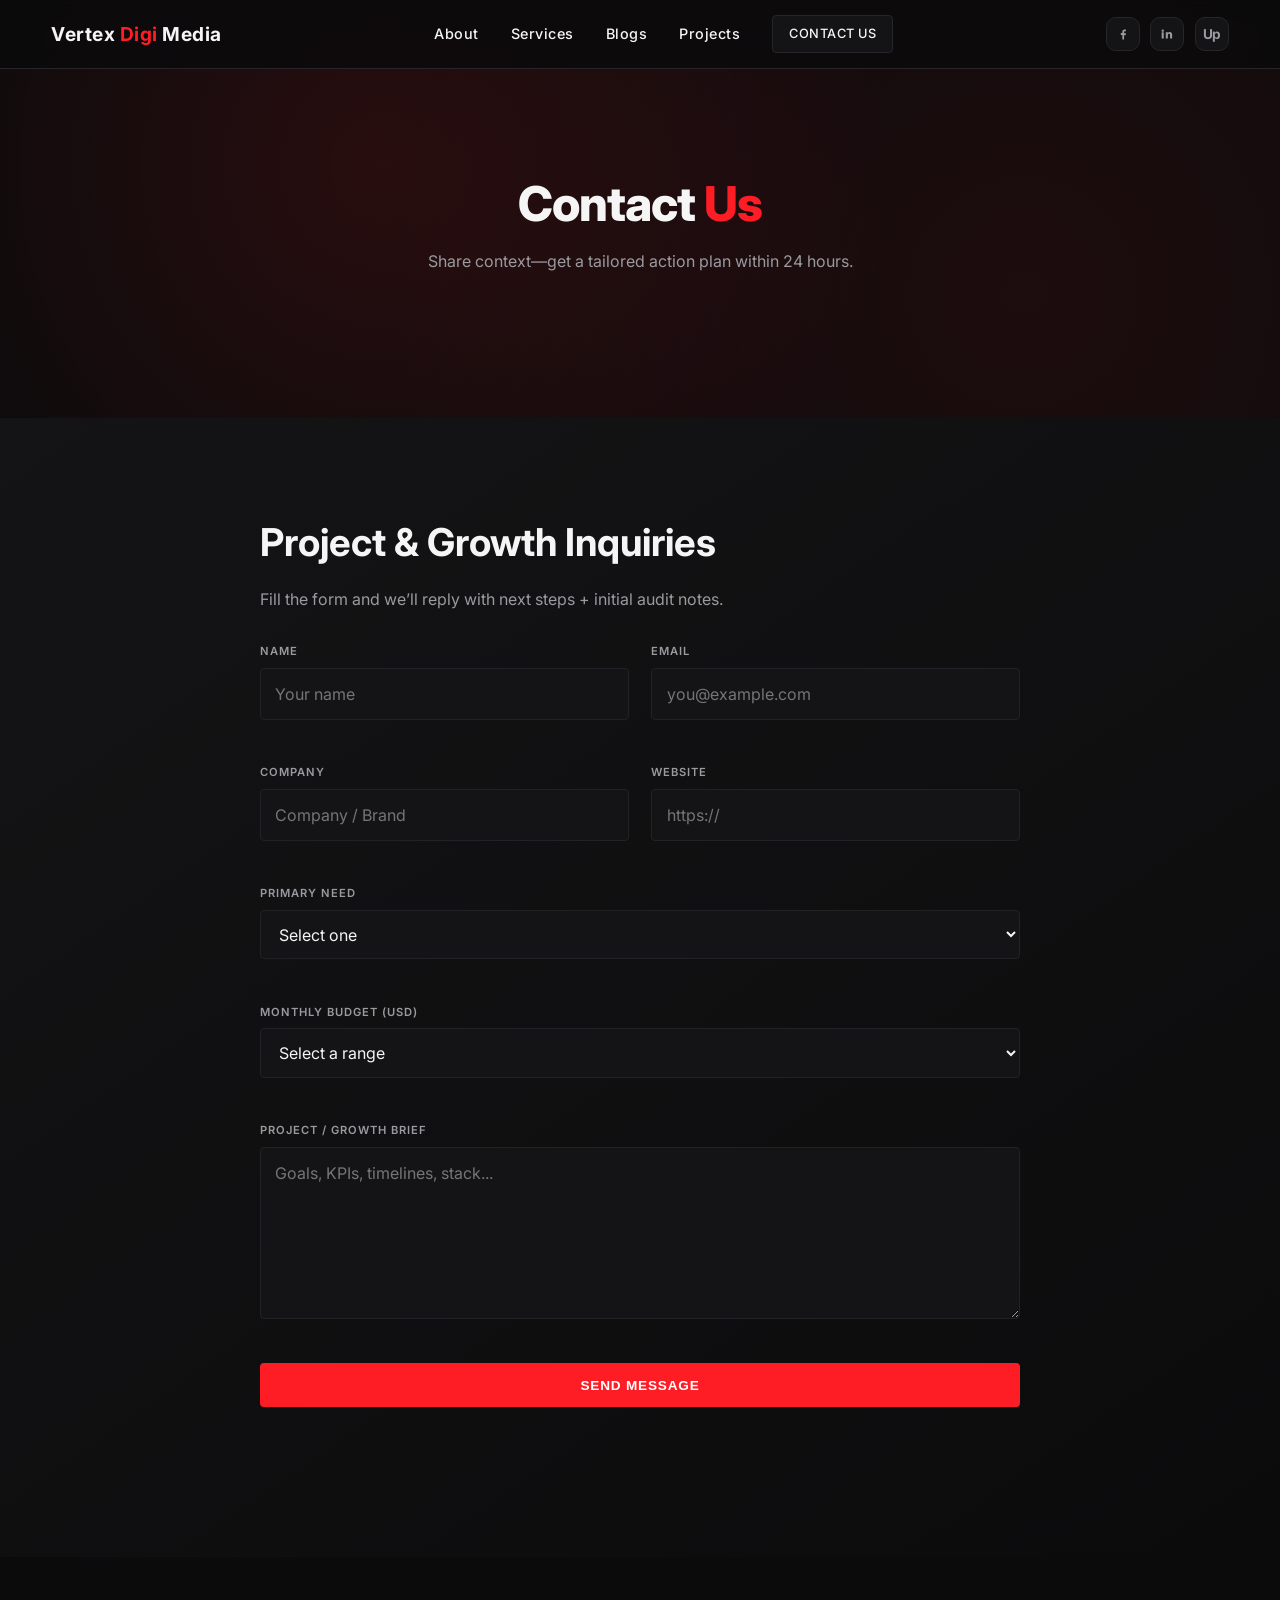
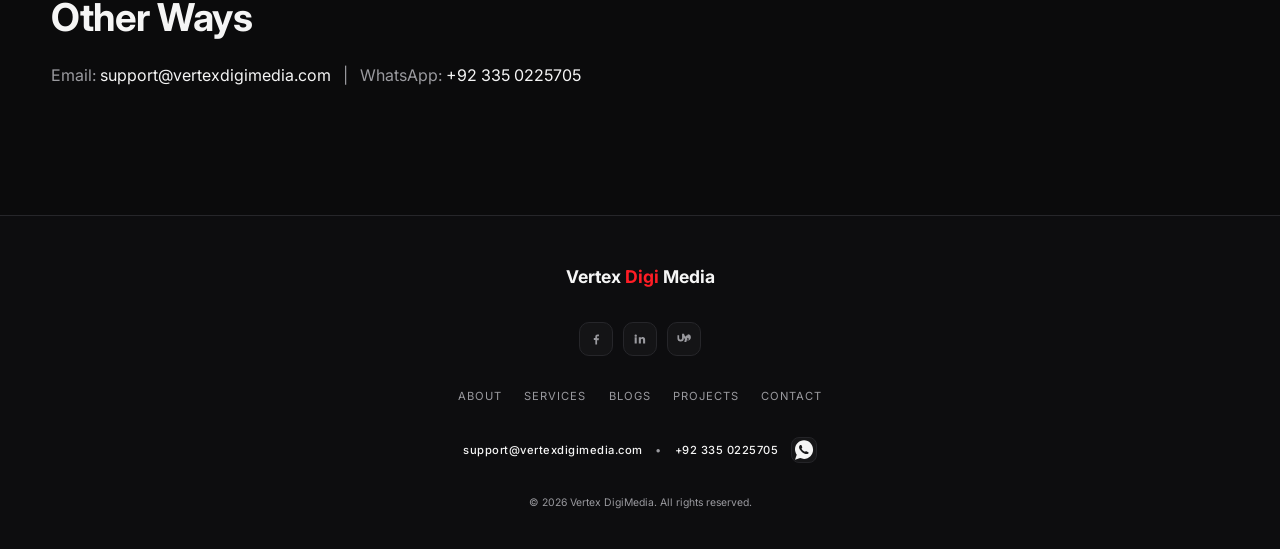
<file: contact.html>
<!DOCTYPE html>
<html lang="en">
<head>
  <meta charset="UTF-8" />
  <meta name="viewport" content="width=device-width, initial-scale=1.0" />
  <title>Contact | Vertex DigiMedia</title>
  <meta name="description" content="Contact Vertex DigiMedia for performance marketing, web development, analytics and creative engagements." />
  <link rel="preconnect" href="https://fonts.googleapis.com">
  <link rel="preconnect" href="https://fonts.gstatic.com" crossorigin>
  <link href="https://fonts.googleapis.com/css2?family=Inter:wght@300;400;500;600;700;800;900&display=swap" rel="stylesheet">
  <link rel="stylesheet" href="assets/css/style.css?v=20250814-2" />
</head>
<body>
<header class="navbar">
  <div class="container nav-inner">
  <a class="logo" href="/home">Vertex <span>Digi</span> Media</a>
    <nav class="nav-links" id="navLinks">
  <a href="/about">About</a>
  <a href="/services">Services</a>
  <a href="/blogs">Blogs</a>
  <a href="/projects">Projects</a>
  <a href="/contact" class="btn small">Contact Us</a>
    </nav>
    <div class="nav-social" aria-label="Social links">
      <a href="https://www.facebook.com/profile.php?id=61564612019773" target="_blank" rel="noopener" aria-label="Facebook"><svg viewBox="0 0 24 24" fill="none"><path fill="currentColor" d="M13.6 20.8v-7h2.4l.4-2.8h-2.8V9.1c0-.8.2-1.3 1.3-1.3h1.5V5.2c-.3 0-1-.1-2-.1-2 0-3.4 1.2-3.4 3.5v2h-2.3v2.8h2.3v7h2.6Z"/></svg></a>
      <a href="https://www.linkedin.com/company/vertexdigimedia/posts/?feedView=all" target="_blank" rel="noopener" aria-label="LinkedIn"><svg viewBox="0 0 24 24" fill="none"><path fill="currentColor" d="M7.1 9.3v9.6H4V9.3h3.1ZM5.6 5.2a1.8 1.8 0 1 0 0 3.6 1.8 1.8 0 0 0 0-3.6Zm4.8 4.1h3v1.3c.4-.7 1.3-1.5 2.8-1.5 2 0 3.5 1.3 3.5 4.2v5.6h-3.1v-5.2c0-1.3-.5-2.2-1.6-2.2-.9 0-1.4.6-1.6 1.2-.1.2-.1.5-.1.8v5.4h-3.1V9.3Z"/></svg></a>
  <a href="https://www.upwork.com/freelancers/~010e39668b5b00a09c?s=1017484851352698999&fbclid=IwY2xjawMF1DBleHRuA2FlbQIxMQABHs9fACg0GHSa_HvSzyVDpSuqeUzW4aeX8QkoTGWYJE9NDHo43x0eCa3YXtJl_aem_YYHnjbrWqoHhUQm731aYNw" target="_blank" rel="noopener" aria-label="Upwork" class="social up">Up</a>
    </div>
    <button class="nav-toggle" id="navToggle" aria-label="Toggle navigation">
      <span></span><span></span><span></span>
    </button>
  </div>
</header>
<section class="hero mini-hero">
  <div class="overlay"></div>
  <div class="container hero-inner">
    <h1>Contact <span class="accent">Us</span></h1>
    <p class="subtitle">Share context—get a tailored action plan within 24 hours.</p>
  </div>
</section>
<section class="cta" id="main-contact">
  <div class="container cta-inner">
    <h2>Project & Growth Inquiries</h2>
    <p>Fill the form and we’ll reply with next steps + initial audit notes.</p>
    <!-- Injected: JS-handled submit to Google Apps Script -->
    <form class="contact-form" id="contactPageForm" method="POST" action="">
      <!-- Honeypot for spam bots -->
      <input type="text" name="hp" class="hp" autocomplete="off" tabindex="-1" aria-hidden="true" style="position:absolute;left:-5000px;opacity:0;" />
      <div class="field-group">
        <div class="field">
          <label for="cp-name">Name</label>
          <input type="text" id="cp-name" name="name" placeholder="Your name" required>
          <span class="error" data-error-for="cp-name"></span>
        </div>
        <div class="field">
          <label for="cp-email">Email</label>
          <input type="email" id="cp-email" name="email" placeholder="you@example.com" required>
          <span class="error" data-error-for="cp-email"></span>
        </div>
      </div>
      <div class="field-group">
        <div class="field">
          <label for="cp-company">Company</label>
          <input type="text" id="cp-company" name="company" placeholder="Company / Brand" required>
          <span class="error" data-error-for="cp-company"></span>
        </div>
        <div class="field">
          <label for="cp-site">Website</label>
          <input type="url" id="cp-site" name="website" placeholder="https://" >
          <span class="error" data-error-for="cp-site"></span>
        </div>
      </div>
      <div class="field">
        <label for="cp-service">Primary Need</label>
        <select id="cp-service" name="service" required>
          <option value="" disabled selected>Select one</option>
          <option>Paid Media</option>
          <option>Web Development</option>
          <option>Creative / Design</option>
          <option>Analytics / Tracking</option>
          <option>CRO / Funnel</option>
          <option>Automation / Integrations</option>
        </select>
        <span class="error" data-error-for="cp-service"></span>
      </div>
      <div class="field">
        <label for="cp-budget">Monthly Budget (USD)</label>
        <select id="cp-budget" name="budget" required>
          <option value="" disabled selected>Select a range</option>
          <option>< 5k</option>
          <option>5k - 10k</option>
          <option>10k - 25k</option>
          <option>25k - 50k</option>
          <option>50k+</option>
        </select>
        <span class="error" data-error-for="cp-budget"></span>
      </div>
      <div class="field">
        <label for="cp-message">Project / Growth Brief</label>
        <textarea id="cp-message" name="message" rows="6" placeholder="Goals, KPIs, timelines, stack..." required></textarea>
        <span class="error" data-error-for="cp-message"></span>
      </div>
      <button type="submit" class="btn primary full" id="cp-submit">Send Message</button>
      <p class="form-status" id="cp-status" role="status" aria-live="polite"></p>
    </form>
  </div>
</section>
<section class="services" style="padding-top:2rem;">
  <div class="container">
    <div class="section-head" style="margin-bottom:2rem;">
      <h2>Other Ways</h2>
  <p class="lead">Email: <a href="mailto:support@vertexdigimedia.com">support@vertexdigimedia.com</a> &nbsp; | &nbsp; WhatsApp: <a href="https://wa.me/923350225705" target="_blank" rel="noopener">+92 335 0225705</a></p>
    </div>
  </div>
</section>
<footer class="footer">
  <div class="container foot-inner">
  <a class="foot-brand" href="/home">Vertex <span>Digi</span> Media</a>
    <div class="foot-social" aria-label="Social links">
      <a href="https://www.facebook.com/profile.php?id=61564612019773" target="_blank" rel="noopener" aria-label="Facebook"><svg viewBox="0 0 24 24"><path fill="currentColor" d="M13.6 20.8v-7h2.4l.4-2.8h-2.8V9.1c0-.8.2-1.3 1.3-1.3h1.5V5.2c-.3 0-1-.1-2-.1-2 0-3.4 1.2-3.4 3.5v2h-2.3v2.8h2.3v7h2.6Z"/></svg></a>
      <a href="https://www.linkedin.com/company/vertexdigimedia/posts/?feedView=all" target="_blank" rel="noopener" aria-label="LinkedIn"><svg viewBox="0 0 24 24"><path fill="currentColor" d="M7.1 9.3v9.6H4V9.3h3.1ZM5.6 5.2a1.8 1.8 0 1 0 0 3.6 1.8 1.8 0 0 0 0-3.6Zm4.8 4.1h3v1.3c.4-.7 1.3-1.5 2.8-1.5 2 0 3.5 1.3 3.5 4.2v5.6h-3.1v-5.2c0-1.3-.5-2.2-1.6-2.2-.9 0-1.4.6-1.6 1.2-.1.2-.1.5-.1.8v5.4h-3.1V9.3Z"/></svg></a>
      <a href="https://www.upwork.com/freelancers/~010e39668b5b00a09c?s=1017484851352698999&fbclid=IwY2xjawMF1DBleHRuA2FlbQIxMQABHs9fACg0GHSa_HvSzyVDpSuqeUzW4aeX8QkoTGWYJE9NDHo43x0eCa3YXtJl_aem_YYHnjbrWqoHhUQm731aYNw" target="_blank" rel="noopener" aria-label="Upwork"><svg viewBox="0 0 24 24"><path fill="currentColor" d="M17.6 6.3c-1.6 0-3 1-3.6 2.5-.9-1.4-1.6-2.9-2.1-4.5H9.1v6.6a2.2 2.2 0 0 1-4.4 0V6.3H2.2v4.6a4.8 4.8 0 1 0 9.6 0v-1c.5.9 1 1.8 1.6 2.6l-.9 4h3l.6-2.6c.5.1 1 .2 1.5.2a4.7 4.7 0 0 0 0-9.4Zm0 6.7c-.3 0-.7 0-1-.2l.6-2.6a2 2 0 0 1 1.9 2.1c0 .4-.2.7-.4 1-.3.3-.7.5-1.1.5Z"/></svg></a>
    </div>
    <div class="foot-links">
  <a href="/about">About</a>
  <a href="/services">Services</a>
  <a href="/blogs">Blogs</a>
  <a href="/projects">Projects</a>
  <a href="/contact">Contact</a>
    </div>
    <div class="foot-contact">
      <a href="mailto:support@vertexdigimedia.com">support@vertexdigimedia.com</a>
      <span>•</span>
      <a href="tel:+923350225705">+92 335 0225705</a>
      <a href="https://wa.me/923350225705" target="_blank" rel="noopener" class="wa-inline" aria-label="WhatsApp"><svg viewBox="0 0 32 32"><path fill="currentColor" d="M16.06 3C9.41 3 4 8.46 4 15.14c0 2.66.87 5.12 2.34 7.14L4 29l6.94-2.25a12.2 12.2 0 0 0 5.12 1.11c6.65 0 12.06-5.46 12.06-12.14C28.12 8.46 22.71 3 16.06 3Zm6.13 16.9c-.26.74-1.53 1.42-2.13 1.45-.55.03-1.25.06-2.03-.12-.47-.11-1.06-.34-1.82-.67-3.21-1.39-5.3-4.64-5.47-4.87-.16-.22-1.3-1.74-1.3-3.33 0-1.6.82-2.37 1.1-2.69.28-.32.62-.4.82-.4.2 0 .4 0 .58.01.19.01.44-.07.69.55.26.62.9 2.17.97 2.32.07.16.13.34.03.56-.1.21-.16.34-.31.52-.15.18-.33.41-.46.55-.15.16-.31.32-.14.63.18.31.82 1.35 1.77 2.2 1.22 1.08 2.22 1.42 2.53 1.57.31.16.5.13.68-.08.18-.21.79-.91 1-.12.22-.31.43-.26.72-.16.29.1 1.85.94 2.17 1.11.31.16.52.24.6.37.07.13.07.75-.18 1.52Z"/></svg></a>
    </div>
  <div class="foot-copy">© <span id="year"></span> Vertex DigiMedia. All rights reserved.</div>
  </div>
</footer>
<script src="assets/js/main.js"></script>
</body>
</html>
</file>
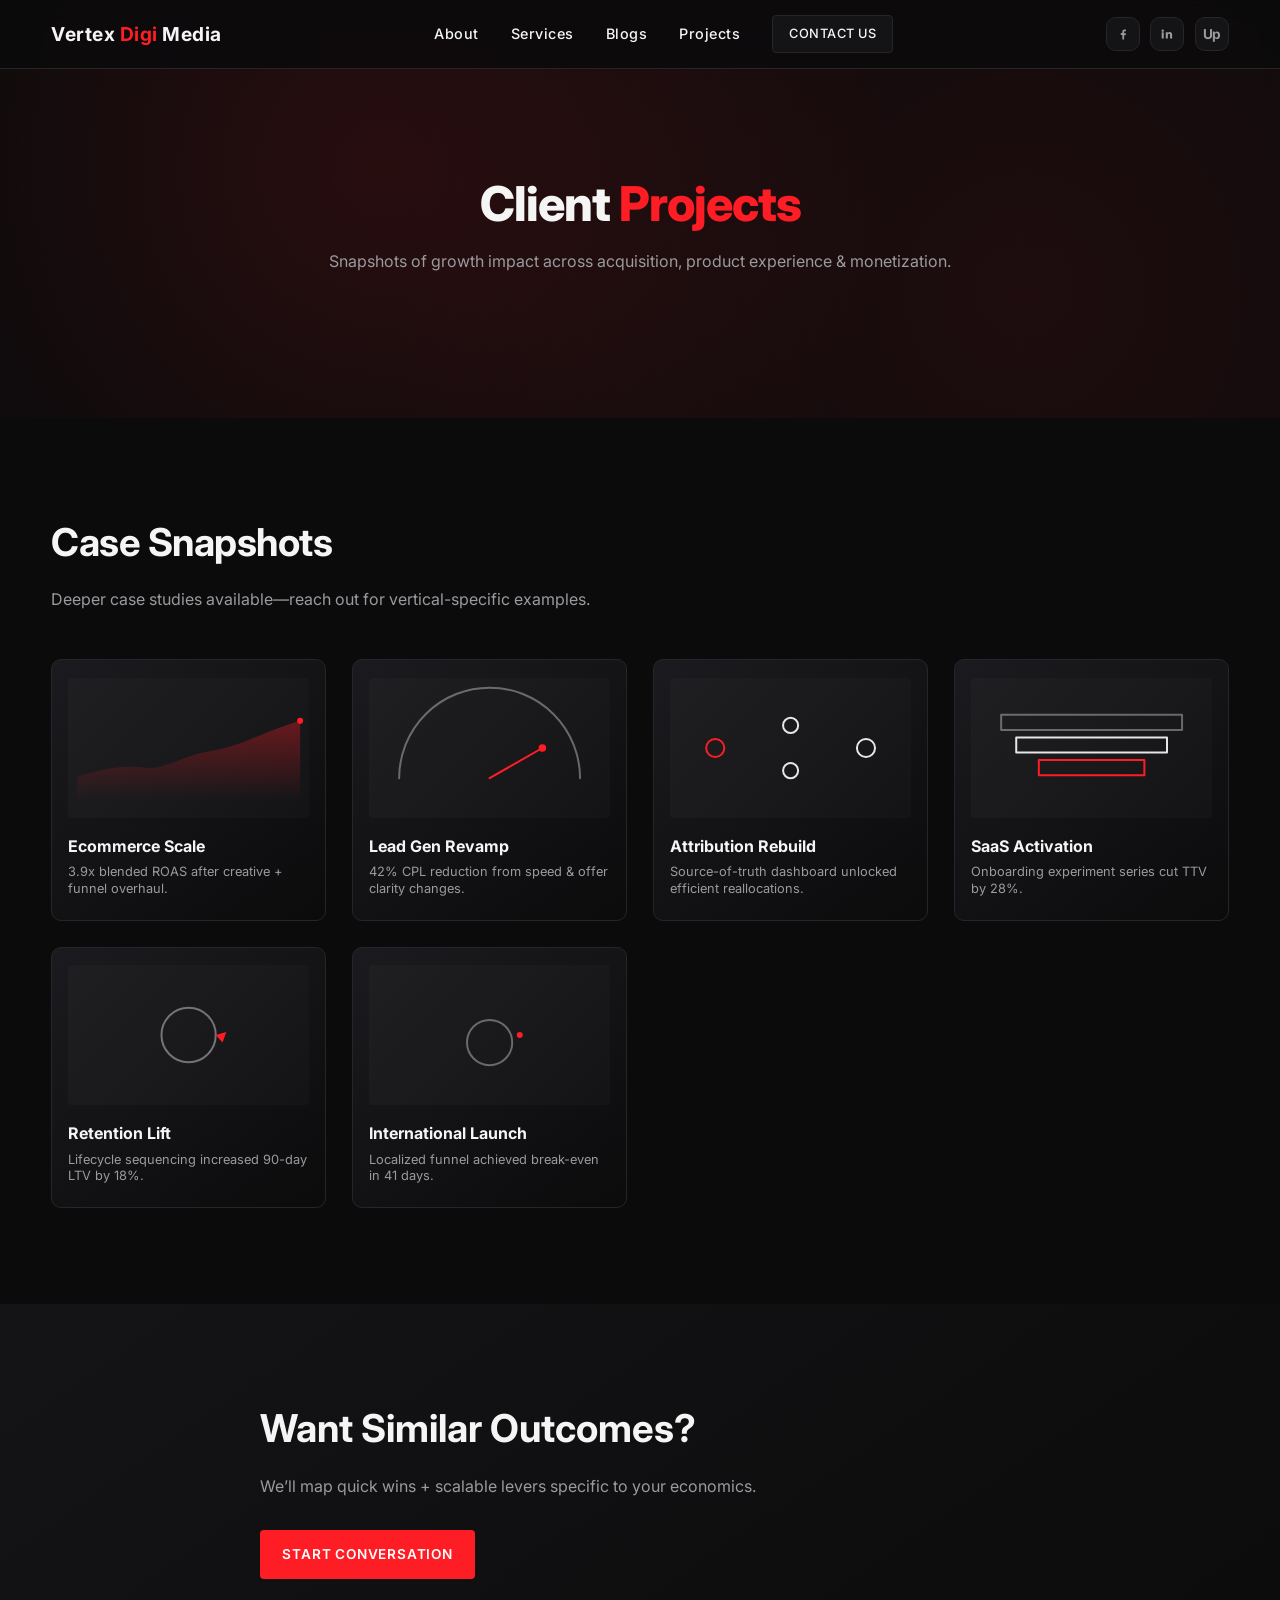
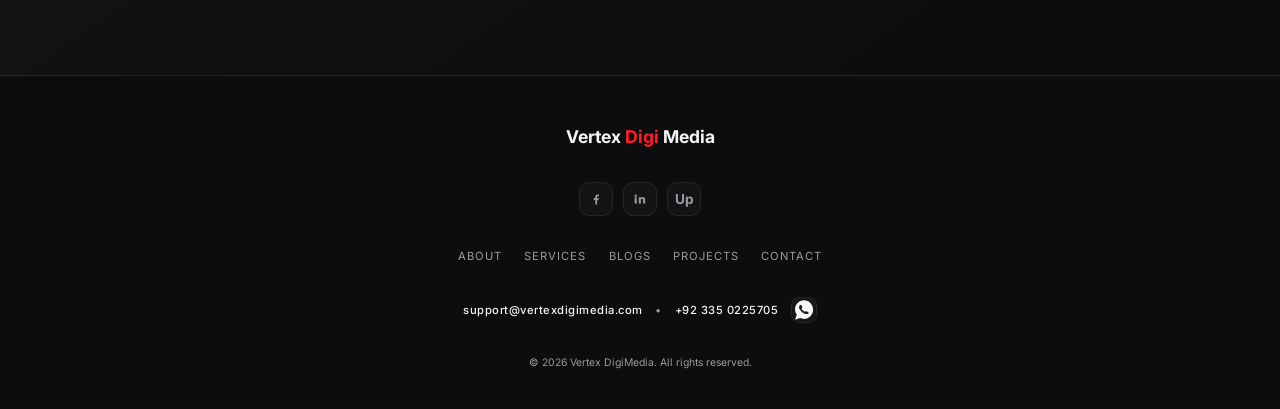
<file: projects.html>
<!DOCTYPE html>
<html lang="en">
<head>
  <meta charset="UTF-8" />
  <meta name="viewport" content="width=device-width, initial-scale=1.0" />
  <title>Projects | Vertex DigiMedia</title>
  <meta name="description" content="Sample client projects and outcomes delivered by Vertex DigiMedia." />
  <link rel="preconnect" href="https://fonts.googleapis.com">
  <link rel="preconnect" href="https://fonts.gstatic.com" crossorigin>
  <link href="https://fonts.googleapis.com/css2?family=Inter:wght@300;400;500;600;700;800;900&display=swap" rel="stylesheet">
  <link rel="stylesheet" href="assets/css/style.css?v=20250814-2" />
</head>
<body>
<header class="navbar">
  <div class="container nav-inner">
  <a class="logo" href="/home">Vertex <span>Digi</span> Media</a>
    <nav class="nav-links" id="navLinks">
  <a href="/about">About</a>
  <a href="/services">Services</a>
  <a href="/blogs">Blogs</a>
  <a href="/projects" class="active">Projects</a>
  <a href="/contact" class="btn small">Contact Us</a>
    </nav>
    <div class="nav-social" aria-label="Social links">
      <a href="https://www.facebook.com/profile.php?id=61564612019773" target="_blank" rel="noopener" aria-label="Facebook"><svg viewBox="0 0 24 24" fill="none"><path fill="currentColor" d="M13.6 20.8v-7h2.4l.4-2.8h-2.8V9.1c0-.8.2-1.3 1.3-1.3h1.5V5.2c-.3 0-1-.1-2-.1-2 0-3.4 1.2-3.4 3.5v2h-2.3v2.8h2.3v7h2.6Z"/></svg></a>
      <a href="https://www.linkedin.com/company/vertexdigimedia/posts/?feedView=all" target="_blank" rel="noopener" aria-label="LinkedIn"><svg viewBox="0 0 24 24" fill="none"><path fill="currentColor" d="M7.1 9.3v9.6H4V9.3h3.1ZM5.6 5.2a1.8 1.8 0 1 0 0 3.6 1.8 1.8 0 0 0 0-3.6Zm4.8 4.1h3v1.3c.4-.7 1.3-1.5 2.8-1.5 2 0 3.5 1.3 3.5 4.2v5.6h-3.1v-5.2c0-1.3-.5-2.2-1.6-2.2-.9 0-1.4.6-1.6 1.2-.1.2-.1.5-.1.8v5.4h-3.1V9.3Z"/></svg></a>
  <a href="https://www.upwork.com/freelancers/~010e39668b5b00a09c?s=1017484851352698999&fbclid=IwY2xjawMF1DBleHRuA2FlbQIxMQABHs9fACg0GHSa_HvSzyVDpSuqeUzW4aeX8QkoTGWYJE9NDHo43x0eCa3YXtJl_aem_YYHnjbrWqoHhUQm731aYNw" target="_blank" rel="noopener" aria-label="Upwork" class="social up">Up</a>
    </div>
    <button class="nav-toggle" id="navToggle" aria-label="Toggle navigation">
      <span></span><span></span><span></span>
    </button>
  </div>
</header>
<section class="hero mini-hero">
  <div class="overlay"></div>
  <div class="container hero-inner">
    <h1>Client <span class="accent">Projects</span></h1>
    <p class="subtitle">Snapshots of growth impact across acquisition, product experience & monetization.</p>
  </div>
</section>
<section class="work" id="work">
  <div class="container">
    <div class="section-head">
      <h2>Case Snapshots</h2>
      <p class="lead">Deeper case studies available—reach out for vertical-specific examples.</p>
    </div>
    <div class="work-grid">
      <div class="work-item">
        <!-- Injected visual: Ecommerce growth area chart (SVG) -->
        <div class="work-img skeleton has-visual">
          <svg class="work-visual" viewBox="0 0 320 140" role="img" aria-label="Growth area visualization">
            <defs>
              <linearGradient id="pg1" x1="0" y1="0" x2="0" y2="1">
                <stop offset="0%" stop-color="rgba(255,29,37,0.35)"/>
                <stop offset="100%" stop-color="rgba(255,29,37,0)"/>
              </linearGradient>
            </defs>
            <path class="line muted anim-draw" pathLength="100" d="M12 108 C40 100, 70 92, 100 96 S150 80, 190 74 S250 52, 308 34"/>
            <path d="M12 108 C40 100, 70 92, 100 96 S150 80, 190 74 S250 52, 308 34 L308 140 L12 140 Z" fill="url(#pg1)"/>
            <circle class="fill-accent anim-pulse" cx="308" cy="34" r="4"/>
          </svg>
        </div>
        <h3>Ecommerce Scale</h3>
        <p>3.9x blended ROAS after creative + funnel overhaul.</p>
      </div>
      <div class="work-item">
        <!-- Injected visual: Speed gauge (SVG) -->
        <div class="work-img skeleton has-visual">
          <svg class="work-visual" viewBox="0 0 320 140" role="img" aria-label="Speed gauge visualization">
            <path class="line soft" d="M40 110 A70 70 0 0 1 280 110"/>
            <path class="line muted anim-draw" pathLength="100" d="M40 110 A70 70 0 0 1 280 110"/>
            <line class="line accent anim-float" x1="160" y1="110" x2="230" y2="70"/>
            <circle class="fill-accent anim-pulse" cx="230" cy="70" r="5"/>
          </svg>
        </div>
        <h3>Lead Gen Revamp</h3>
        <p>42% CPL reduction from speed & offer clarity changes.</p>
      </div>
      <div class="work-item">
        <!-- Injected visual: Attribution graph (SVG) -->
        <div class="work-img skeleton has-visual">
          <svg class="work-visual" viewBox="0 0 320 140" role="img" aria-label="Attribution nodes visualization">
            <g>
              <circle cx="60" cy="70" r="12" fill="#1f1f22" class="line accent"/>
              <circle cx="160" cy="40" r="10" fill="#1f1f22" class="line"/>
              <circle cx="160" cy="100" r="10" fill="#1f1f22" class="line"/>
              <circle cx="260" cy="70" r="12" fill="#1f1f22" class="line"/>
              <path class="line muted anim-draw" pathLength="100" d="M72 66 L148 44"/>
              <path class="line muted anim-draw" pathLength="100" d="M72 74 L148 96"/>
              <path class="line accent anim-draw" pathLength="100" d="M172 44 L248 66"/>
              <path class="line accent anim-draw" pathLength="100" d="M172 96 L248 74"/>
            </g>
          </svg>
        </div>
        <h3>Attribution Rebuild</h3>
        <p>Source-of-truth dashboard unlocked efficient reallocations.</p>
      </div>
      <div class="work-item">
        <!-- Injected visual: Activation funnel (SVG) -->
        <div class="work-img skeleton has-visual">
          <svg class="work-visual" viewBox="0 0 320 140" role="img" aria-label="Activation funnel visualization">
            <rect x="40" y="26" width="240" height="20" class="line soft" fill="none"/>
            <rect x="60" y="56" width="200" height="20" class="line" fill="none"/>
            <rect x="90" y="86" width="140" height="20" class="line accent" fill="none"/>
            <line class="line accent anim-draw" pathLength="100" x1="160" y1="106" x2="230" y2="40"/>
          </svg>
        </div>
        <h3>SaaS Activation</h3>
        <p>Onboarding experiment series cut TTV by 28%.</p>
      </div>
      <div class="work-item">
        <!-- Injected visual: Retention loop (SVG) -->
        <div class="work-img skeleton has-visual">
          <svg class="work-visual" viewBox="0 0 320 140" role="img" aria-label="Retention loop visualization">
            <circle cx="160" cy="70" r="36" fill="none" class="line muted"/>
            <path class="line accent anim-draw" pathLength="100" d="M196 70 A36 36 0 1 1 124 70"/>
            <polygon points="196,70 210,66 205,80" class="fill-accent anim-float"/>
          </svg>
        </div>
        <h3>Retention Lift</h3>
        <p>Lifecycle sequencing increased 90-day LTV by 18%.</p>
      </div>
      <div class="work-item">
        <!-- Injected visual: Launch globe arcs (SVG) -->
        <div class="work-img skeleton has-visual">
          <svg class="work-visual" viewBox="0 0 320 140" role="img" aria-label="International launch visualization">
            <circle cx="160" cy="80" r="30" fill="none" class="line soft"/>
            <path class="line muted anim-draw" pathLength="100" d="M130 80 A30 30 0 0 0 190 80"/>
            <path class="line accent anim-draw" pathLength="100" d="M120 70 A40 40 0 0 0 200 70"/>
            <circle class="fill-accent anim-pulse" cx="200" cy="70" r="4"/>
          </svg>
        </div>
        <h3>International Launch</h3>
        <p>Localized funnel achieved break-even in 41 days.</p>
      </div>
    </div>
  </div>
</section>
<section class="cta">
  <div class="container cta-inner">
    <h2>Want Similar Outcomes?</h2>
    <p>We’ll map quick wins + scalable levers specific to your economics.</p>
    <a href="contact.html" class="btn primary">Start Conversation</a>
  </div>
</section>
<footer class="footer">
  <div class="container foot-inner">
  <a class="foot-brand" href="/home">Vertex <span>Digi</span> Media</a>
    <div class="foot-social" aria-label="Social links">
      <a href="https://www.facebook.com/profile.php?id=61564612019773" target="_blank" rel="noopener" aria-label="Facebook"><svg viewBox="0 0 24 24"><path fill="currentColor" d="M13.6 20.8v-7h2.4l.4-2.8h-2.8V9.1c0-.8.2-1.3 1.3-1.3h1.5V5.2c-.3 0-1-.1-2-.1-2 0-3.4 1.2-3.4 3.5v2h-2.3v2.8h2.3v7h2.6Z"/></svg></a>
      <a href="https://www.linkedin.com/company/vertexdigimedia/posts/?feedView=all" target="_blank" rel="noopener" aria-label="LinkedIn"><svg viewBox="0 0 24 24"><path fill="currentColor" d="M7.1 9.3v9.6H4V9.3h3.1ZM5.6 5.2a1.8 1.8 0 1 0 0 3.6 1.8 1.8 0 0 0 0-3.6Zm4.8 4.1h3v1.3c.4-.7 1.3-1.5 2.8-1.5 2 0 3.5 1.3 3.5 4.2v5.6h-3.1v-5.2c0-1.3-.5-2.2-1.6-2.2-.9 0-1.4.6-1.6 1.2-.1.2-.1.5-.1.8v5.4h-3.1V9.3Z"/></svg></a>
  <a href="https://www.upwork.com/freelancers/~010e39668b5b00a09c?s=1017484851352698999&fbclid=IwY2xjawMF1DBleHRuA2FlbQIxMQABHs9fACg0GHSa_HvSzyVDpSuqeUzW4aeX8QkoTGWYJE9NDHo43x0eCa3YXtJl_aem_YYHnjbrWqoHhUQm731aYNw" target="_blank" rel="noopener" aria-label="Upwork" class="social up">Up</a>
    </div>
    <div class="foot-links">
  <a href="/about">About</a>
  <a href="/services">Services</a>
  <a href="/blogs">Blogs</a>
  <a href="/projects">Projects</a>
  <a href="/contact">Contact</a>
    </div>
    <div class="foot-contact">
      <a href="mailto:support@vertexdigimedia.com">support@vertexdigimedia.com</a>
      <span>•</span>
      <a href="tel:+923350225705">+92 335 0225705</a>
      <a href="https://wa.me/923350225705" target="_blank" rel="noopener" class="wa-inline" aria-label="WhatsApp"><svg viewBox="0 0 32 32"><path fill="currentColor" d="M16.06 3C9.41 3 4 8.46 4 15.14c0 2.66.87 5.12 2.34 7.14L4 29l6.94-2.25a12.2 12.2 0 0 0 5.12 1.11c6.65 0 12.06-5.46 12.06-12.14C28.12 8.46 22.71 3 16.06 3Zm6.13 16.9c-.26.74-1.53 1.42-2.13 1.45-.55.03-1.25.06-2.03-.12-.47-.11-1.06-.34-1.82-.67-3.21-1.39-5.3-4.64-5.47-4.87-.16-.22-1.3-1.74-1.3-3.33 0-1.6.82-2.37 1.1-2.69.28-.32.62-.4.82-.4.2 0 .4 0 .58.01.19.01.44-.07.69.55.26.62.9 2.17.97 2.32.07.16.13.34.03.56-.1.21-.16.34-.31.52-.15.18-.33.41-.46.55-.15.16-.31.32-.14.63.18.31.82 1.35 1.77 2.2 1.22 1.08 2.22 1.42 2.53 1.57.31.16.5.13.68-.08.18-.21.79-.91 1-.12.22-.31.43-.26.72-.16.29.1 1.85.94 2.17 1.11.31.16.52.24.6.37.07.13.07.75-.18 1.52Z"/></svg></a>
    </div>
  <div class="foot-copy">© <span id="year"></span> Vertex DigiMedia. All rights reserved.</div>
  </div>
</footer>
<script src="assets/js/main.js"></script>
</body>
</html>
</file>
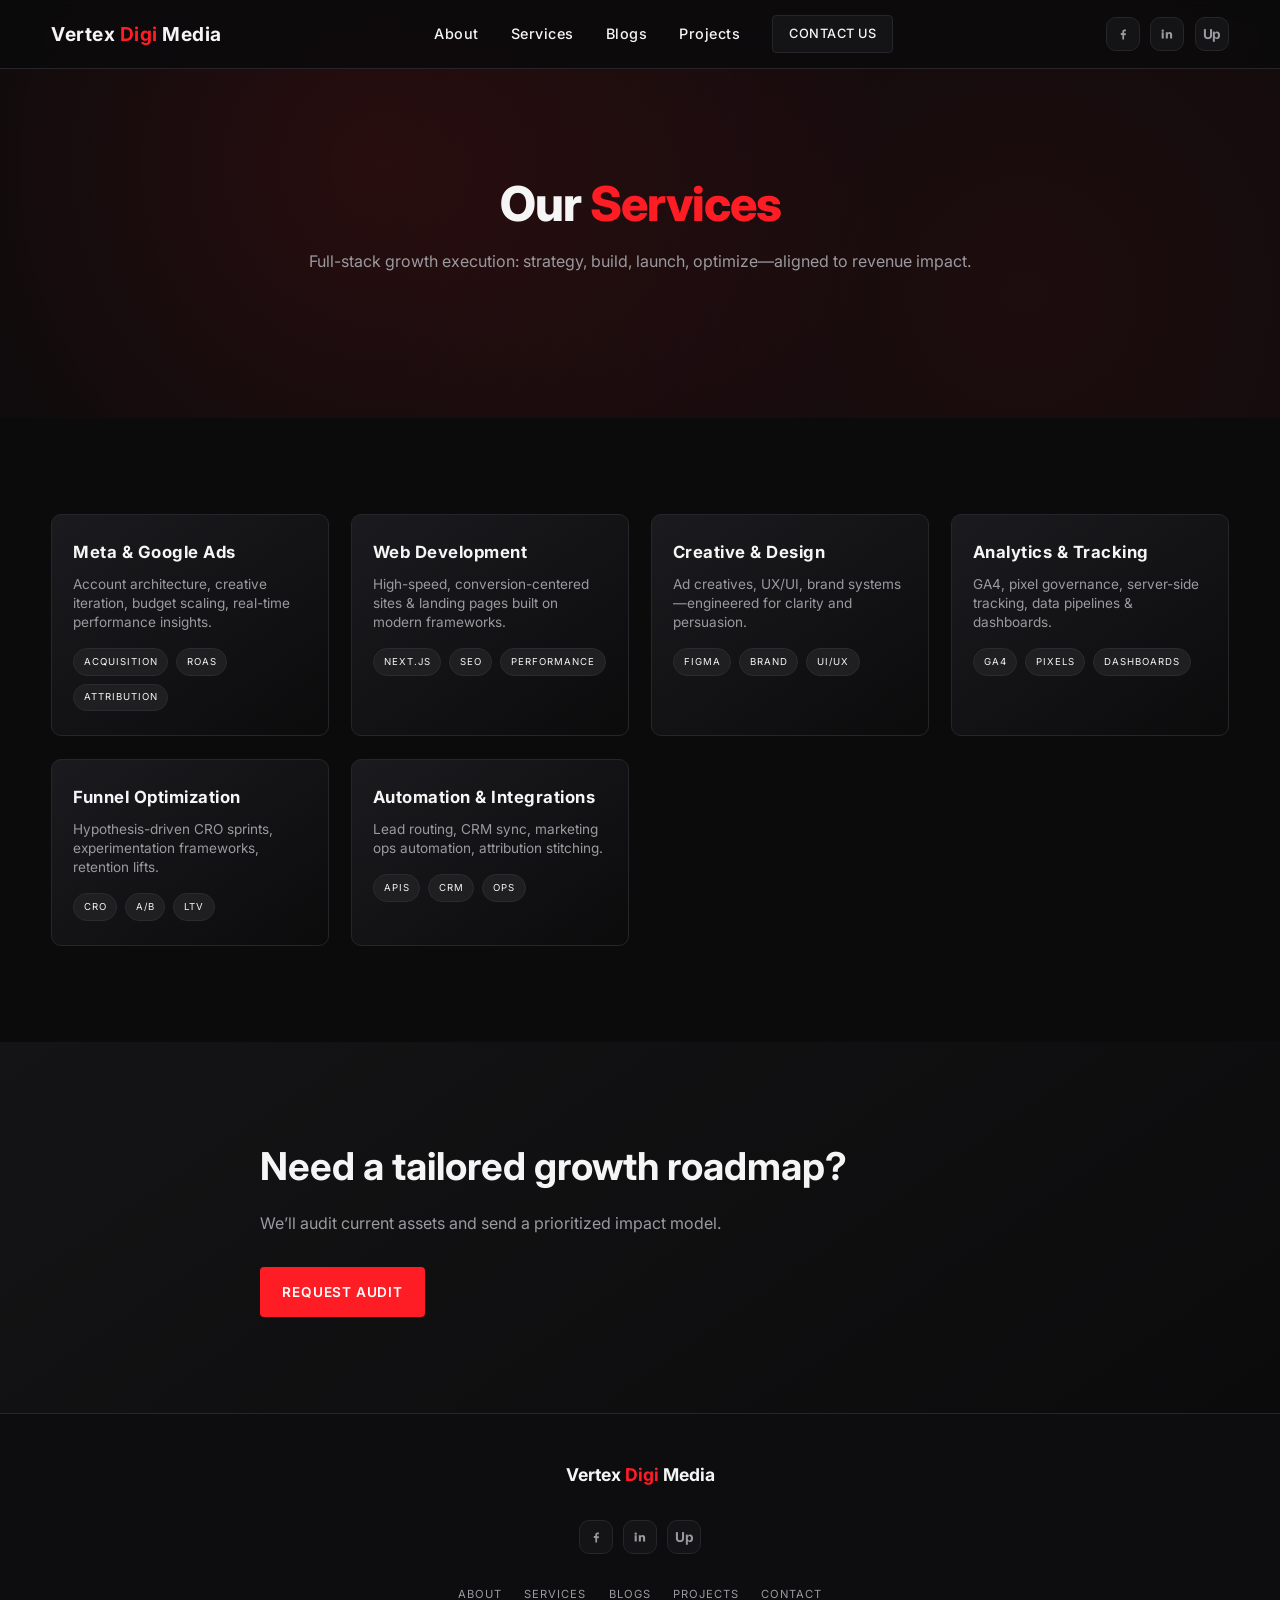
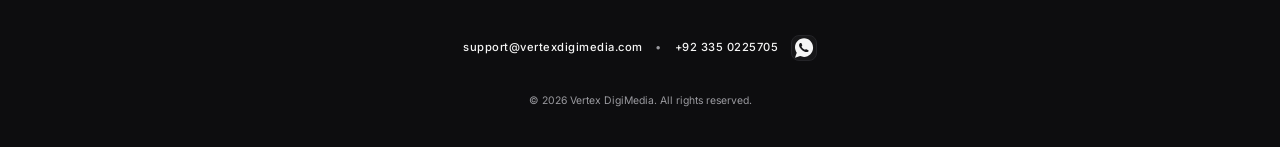
<file: services.html>
<!DOCTYPE html>
<html lang="en">
<head>
  <meta charset="UTF-8" />
  <meta name="viewport" content="width=device-width, initial-scale=1.0" />
  <title>Services | Vertex DigiMedia</title>
  <meta name="description" content="Services offered by Vertex DigiMedia: Paid media, web development, creative, analytics, CRO, automation." />
  <link rel="preconnect" href="https://fonts.googleapis.com">
  <link rel="preconnect" href="https://fonts.gstatic.com" crossorigin>
  <link href="https://fonts.googleapis.com/css2?family=Inter:wght@300;400;500;600;700;800;900&display=swap" rel="stylesheet">
  <link rel="stylesheet" href="assets/css/style.css?v=20250814-2" />
</head>
<body>
<header class="navbar">
  <div class="container nav-inner">
  <a class="logo" href="/home">Vertex <span>Digi</span> Media</a>
    <nav class="nav-links" id="navLinks">
  <a href="/about">About</a>
  <a href="/services" class="active">Services</a>
  <a href="/blogs">Blogs</a>
  <a href="/projects">Projects</a>
  <a href="/contact" class="btn small">Contact Us</a>
    </nav>
    <div class="nav-social" aria-label="Social links">
      <a href="https://www.facebook.com/profile.php?id=61564612019773" target="_blank" rel="noopener" aria-label="Facebook"><svg viewBox="0 0 24 24" fill="none"><path fill="currentColor" d="M13.6 20.8v-7h2.4l.4-2.8h-2.8V9.1c0-.8.2-1.3 1.3-1.3h1.5V5.2c-.3 0-1-.1-2-.1-2 0-3.4 1.2-3.4 3.5v2h-2.3v2.8h2.3v7h2.6Z"/></svg></a>
      <a href="https://www.linkedin.com/company/vertexdigimedia/posts/?feedView=all" target="_blank" rel="noopener" aria-label="LinkedIn"><svg viewBox="0 0 24 24" fill="none"><path fill="currentColor" d="M7.1 9.3v9.6H4V9.3h3.1ZM5.6 5.2a1.8 1.8 0 1 0 0 3.6 1.8 1.8 0 0 0 0-3.6Zm4.8 4.1h3v1.3c.4-.7 1.3-1.5 2.8-1.5 2 0 3.5 1.3 3.5 4.2v5.6h-3.1v-5.2c0-1.3-.5-2.2-1.6-2.2-.9 0-1.4.6-1.6 1.2-.1.2-.1.5-.1.8v5.4h-3.1V9.3Z"/></svg></a>
  <a href="https://www.upwork.com/freelancers/~010e39668b5b00a09c?s=1017484851352698999&fbclid=IwY2xjawMF1DBleHRuA2FlbQIxMQABHs9fACg0GHSa_HvSzyVDpSuqeUzW4aeX8QkoTGWYJE9NDHo43x0eCa3YXtJl_aem_YYHnjbrWqoHhUQm731aYNw" target="_blank" rel="noopener" aria-label="Upwork" class="social up">Up</a>
    </div>
    <button class="nav-toggle" id="navToggle" aria-label="Toggle navigation">
      <span></span><span></span><span></span>
    </button>
  </div>
</header>
<section class="hero mini-hero">
  <div class="overlay"></div>
  <div class="container hero-inner">
    <h1>Our <span class="accent">Services</span></h1>
    <p class="subtitle">Full-stack growth execution: strategy, build, launch, optimize—aligned to revenue impact.</p>
  </div>
</section>
<section class="services" id="services">
  <div class="container">
    <div class="service-grid">
      <div class="card">
        <h3>Meta & Google Ads</h3>
        <p>Account architecture, creative iteration, budget scaling, real-time performance insights.</p>
        <ul class="tags"><li>Acquisition</li><li>ROAS</li><li>Attribution</li></ul>
      </div>
      <div class="card">
        <h3>Web Development</h3>
        <p>High-speed, conversion-centered sites & landing pages built on modern frameworks.</p>
        <ul class="tags"><li>Next.js</li><li>SEO</li><li>Performance</li></ul>
      </div>
      <div class="card">
        <h3>Creative & Design</h3>
        <p>Ad creatives, UX/UI, brand systems—engineered for clarity and persuasion.</p>
        <ul class="tags"><li>Figma</li><li>Brand</li><li>UI/UX</li></ul>
      </div>
      <div class="card">
        <h3>Analytics & Tracking</h3>
        <p>GA4, pixel governance, server-side tracking, data pipelines & dashboards.</p>
        <ul class="tags"><li>GA4</li><li>Pixels</li><li>Dashboards</li></ul>
      </div>
      <div class="card">
        <h3>Funnel Optimization</h3>
        <p>Hypothesis-driven CRO sprints, experimentation frameworks, retention lifts.</p>
        <ul class="tags"><li>CRO</li><li>A/B</li><li>LTV</li></ul>
      </div>
      <div class="card">
        <h3>Automation & Integrations</h3>
        <p>Lead routing, CRM sync, marketing ops automation, attribution stitching.</p>
        <ul class="tags"><li>APIs</li><li>CRM</li><li>Ops</li></ul>
      </div>
    </div>
  </div>
</section>
<section class="cta">
  <div class="container cta-inner">
    <h2>Need a tailored growth roadmap?</h2>
    <p>We’ll audit current assets and send a prioritized impact model.</p>
    <a href="contact.html" class="btn primary">Request Audit</a>
  </div>
</section>
<footer class="footer">
  <div class="container foot-inner">
  <a class="foot-brand" href="/home">Vertex <span>Digi</span> Media</a>
    <div class="foot-social" aria-label="Social links">
      <a href="https://www.facebook.com/profile.php?id=61564612019773" target="_blank" rel="noopener" aria-label="Facebook"><svg viewBox="0 0 24 24"><path fill="currentColor" d="M13.6 20.8v-7h2.4l.4-2.8h-2.8V9.1c0-.8.2-1.3 1.3-1.3h1.5V5.2c-.3 0-1-.1-2-.1-2 0-3.4 1.2-3.4 3.5v2h-2.3v2.8h2.3v7h2.6Z"/></svg></a>
      <a href="https://www.linkedin.com/company/vertexdigimedia/posts/?feedView=all" target="_blank" rel="noopener" aria-label="LinkedIn"><svg viewBox="0 0 24 24"><path fill="currentColor" d="M7.1 9.3v9.6H4V9.3h3.1ZM5.6 5.2a1.8 1.8 0 1 0 0 3.6 1.8 1.8 0 0 0 0-3.6Zm4.8 4.1h3v1.3c.4-.7 1.3-1.5 2.8-1.5 2 0 3.5 1.3 3.5 4.2v5.6h-3.1v-5.2c0-1.3-.5-2.2-1.6-2.2-.9 0-1.4.6-1.6 1.2-.1.2-.1.5-.1.8v5.4h-3.1V9.3Z"/></svg></a>
  <a href="https://www.upwork.com/freelancers/~010e39668b5b00a09c?s=1017484851352698999&fbclid=IwY2xjawMF1DBleHRuA2FlbQIxMQABHs9fACg0GHSa_HvSzyVDpSuqeUzW4aeX8QkoTGWYJE9NDHo43x0eCa3YXtJl_aem_YYHnjbrWqoHhUQm731aYNw" target="_blank" rel="noopener" aria-label="Upwork" class="social up">Up</a>
    </div>
    <div class="foot-links">
  <a href="/about">About</a>
  <a href="/services">Services</a>
  <a href="/blogs">Blogs</a>
  <a href="/projects">Projects</a>
  <a href="/contact">Contact</a>
    </div>
    <div class="foot-contact">
      <a href="mailto:support@vertexdigimedia.com">support@vertexdigimedia.com</a>
      <span>•</span>
      <a href="tel:+923350225705">+92 335 0225705</a>
      <a href="https://wa.me/923350225705" target="_blank" rel="noopener" class="wa-inline" aria-label="WhatsApp"><svg viewBox="0 0 32 32"><path fill="currentColor" d="M16.06 3C9.41 3 4 8.46 4 15.14c0 2.66.87 5.12 2.34 7.14L4 29l6.94-2.25a12.2 12.2 0 0 0 5.12 1.11c6.65 0 12.06-5.46 12.06-12.14C28.12 8.46 22.71 3 16.06 3Zm6.13 16.9c-.26.74-1.53 1.42-2.13 1.45-.55.03-1.25.06-2.03-.12-.47-.11-1.06-.34-1.82-.67-3.21-1.39-5.3-4.64-5.47-4.87-.16-.22-1.3-1.74-1.3-3.33 0-1.6.82-2.37 1.1-2.69.28-.32.62-.4.82-.4.2 0 .4 0 .58.01.19.01.44-.07.69.55.26.62.9 2.17.97 2.32.07.16.13.34.03.56-.1.21-.16.34-.31.52-.15.18-.33.41-.46.55-.15.16-.31.32-.14.63.18.31.82 1.35 1.77 2.2 1.22 1.08 2.22 1.42 2.53 1.57.31.16.5.13.68-.08.18-.21.79-.91 1-.12.22-.31.43-.26.72-.16.29.1 1.85.94 2.17 1.11.31.16.52.24.6.37.07.13.07.75-.18 1.52Z"/></svg></a>
    </div>
  <div class="foot-copy">© <span id="year"></span> Vertex DigiMedia. All rights reserved.</div>
  </div>
</footer>
<script src="assets/js/main.js"></script>
</body>
</html>
</file>
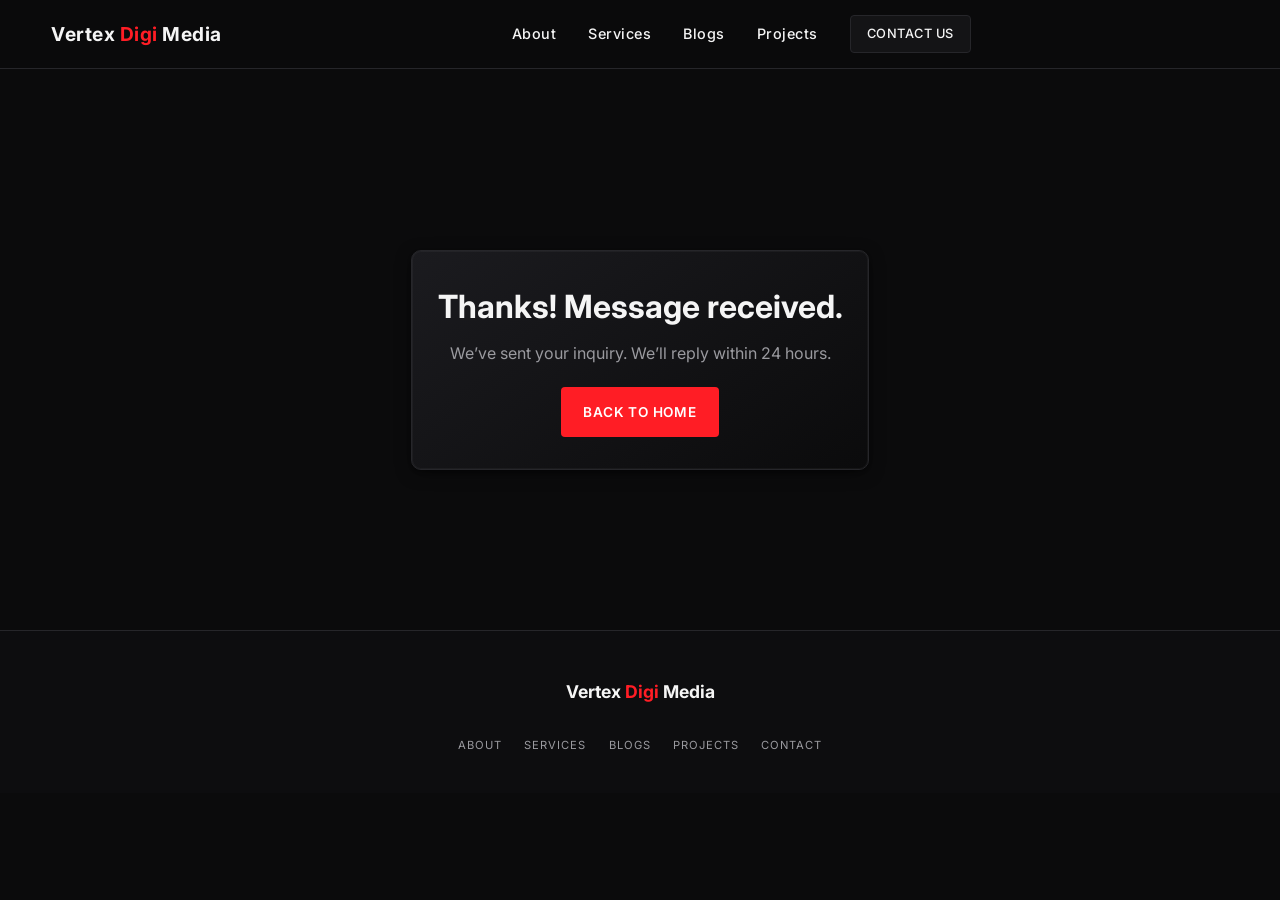
<file: thank-you.html>
<!DOCTYPE html>
<html lang="en">
<head>
  <meta charset="UTF-8" />
  <meta name="viewport" content="width=device-width, initial-scale=1.0" />
  <title>Thank You | Vertex DigiMedia</title>
  <link rel="preconnect" href="https://fonts.googleapis.com">
  <link rel="preconnect" href="https://fonts.gstatic.com" crossorigin>
  <link href="https://fonts.googleapis.com/css2?family=Inter:wght@300;400;500;600;700;800;900&display=swap" rel="stylesheet">
  <link rel="stylesheet" href="assets/css/style.css?v=20250814-2" />
  <style>
    .ty-wrap{min-height:70vh;display:grid;place-items:center;padding-top:90px}
    .ty-card{background:var(--grad-dark);border:1px solid var(--border);border-radius:var(--radius);padding:2rem 1.6rem;max-width:560px;text-align:center;box-shadow:var(--shadow)}
    .ty-card h1{margin:0 0 .6rem}
    .ty-card p{color:var(--muted);margin:0 0 1.4rem}
  </style>
</head>
<body>
  <header class="navbar">
    <div class="container nav-inner">
      <a class="logo" href="/home">Vertex <span>Digi</span> Media</a>
      <nav class="nav-links" id="navLinks">
        <a href="/about">About</a>
        <a href="/services">Services</a>
        <a href="/blogs">Blogs</a>
        <a href="/projects">Projects</a>
        <a href="/contact" class="btn small">Contact Us</a>
      </nav>
    </div>
  </header>
  <main class="ty-wrap">
    <div class="ty-card reveal visible">
      <h1>Thanks! Message received.</h1>
      <p>We’ve sent your inquiry. We’ll reply within 24 hours.</p>
      <a class="btn primary" href="/home">Back to Home</a>
    </div>
  </main>
  <footer class="footer">
    <div class="container foot-inner">
      <div class="foot-brand">Vertex <span>Digi</span> Media</div>
      <div class="foot-links">
        <a href="/about">About</a>
        <a href="/services">Services</a>
        <a href="/blogs">Blogs</a>
        <a href="/projects">Projects</a>
        <a href="/contact">Contact</a>
      </div>
    </div>
  </footer>
</body>
</html>
</file>
<file: assets/css/style.css>
* { box-sizing: border-box; }
:root {
  --bg: #0b0b0c;
  --bg-alt: #141416;
  --text: #f5f5f5;
  --muted: #9a9a9f;
  --accent: #ff1d25;
  --border: #26262a;
  --radius-sm: 4px;
  --radius: 10px;
  --radius-lg: 24px;
  --grad-dark: linear-gradient(145deg,#1b1b1f,#0b0b0c);
  --font-stack: 'Inter', system-ui, -apple-system, BlinkMacSystemFont, 'Segoe UI', Roboto, 'Helvetica Neue', Arial, sans-serif;
  --shadow-sm: 0 1px 2px rgba(0,0,0,0.4),0 0 0 1px rgba(255,255,255,0.02) inset;
  --shadow: 0 4px 18px -4px rgba(0,0,0,.6),0 2px 4px -1px rgba(0,0,0,.4),0 0 0 1px rgba(255,255,255,0.04) inset;
  --shadow-glow: 0 0 0 1px rgba(255,29,37,0.4),0 0 18px -2px rgba(255,29,37,0.6);
}
html, body { margin:0; padding:0; font-family: var(--font-stack); background: var(--bg); color: var(--text); -webkit-font-smoothing: antialiased; }
body { line-height:1.5; }
img { max-width:100%; display:block; }
a { color: var(--text); text-decoration:none; position:relative; }
a:hover { color: var(--accent); }

.container { width: min(1200px, 92%); margin: 0 auto; }

/* Navbar */
.navbar { position:fixed; top:0; left:0; right:0; z-index:50; background:rgba(11,11,12,0.85); backdrop-filter: blur(10px); border-bottom:1px solid var(--border); }
.nav-inner { display:flex; align-items:center; gap:2rem; height:68px; }
.logo { font-weight:700; font-size:1.2rem; letter-spacing:.5px; white-space:nowrap; }
.logo span { color: var(--accent); }
.nav-links { display:flex; gap:2rem; align-items:center; flex:1; justify-content:center; }
.nav-links a { font-size:.9rem; font-weight:500; letter-spacing:.5px; padding:.5rem 0; }
.nav-links .btn.small { padding:.55rem 1rem; font-size:.8rem; }

/* Social icons (header + footer) */
.nav-social, .foot-social { display:flex; align-items:center; gap:.65rem; }
.nav-social a, .foot-social a { --sz:34px; width:var(--sz); height:var(--sz); display:flex; align-items:center; justify-content:center; border:1px solid var(--border); border-radius:10px; background:#141416; color:var(--muted); transition:.35s; position:relative; overflow:hidden; }
.nav-social a:hover, .foot-social a:hover { color:var(--accent); border-color:var(--accent); box-shadow:0 0 0 1px rgba(255,29,37,0.4),0 0 16px -2px rgba(255,29,37,.6); }
.nav-social svg, .foot-social svg { width:16px; height:16px; display:block; }
.nav-social a.social.up, .foot-social a.social.up { font-weight:700; font-size:.85rem; letter-spacing:-.5px; font-family:var(--font-stack); }

/* Footer contact line */
.foot-contact { font-size:.7rem; letter-spacing:.5px; color:var(--muted); display:flex; flex-wrap:wrap; justify-content:center; gap:.8rem; align-items:center; }
.foot-contact a { color:var(--text); font-weight:500; }
.foot-contact a:hover { color:var(--accent); }
.wa-inline { --sz:26px; width:var(--sz); height:var(--sz); display:inline-flex; align-items:center; justify-content:center; border:1px solid #242428; border-radius:8px; background:#161618; color:#e6e6e6; transition:.35s; }
.wa-inline:hover { background:#25D366; border-color:#25D366; color:#0b0b0c; }

.nav-toggle { display:none; background:none; border:0; cursor:pointer; padding:.5rem; }
.nav-toggle span { display:block; width:24px; height:2px; background:var(--text); margin:5px 0; transition:.3s; }

/* Buttons */
.btn { --btn-bg: var(--bg-alt); display:inline-flex; align-items:center; justify-content:center; padding:.9rem 1.4rem; border-radius: var(--radius-sm); font-weight:600; font-size:.85rem; text-transform:uppercase; letter-spacing:.8px; background:var(--btn-bg); color:var(--text); border:1px solid var(--border); position:relative; overflow:hidden; transition:.35s; }
.btn.primary { --btn-bg: var(--accent); border:none; color:#fff; }
.btn.ghost { background:transparent; }
.btn.small { padding:.6rem 1rem; }
.btn.full { width:100%; }
.btn:after { content:""; position:absolute; inset:0; background:linear-gradient(120deg,rgba(255,255,255,0.15),transparent 60%); transform:translateX(-100%); transition:.6s; }
.btn:hover { background:var(--accent); color:#fff; border-color:var(--accent); box-shadow: var(--shadow-glow); }
.btn:hover:after { transform:translateX(0); }
.btn.ghost:hover { background:var(--bg-alt); box-shadow: var(--shadow); }

/* Hero */
.hero { position:relative; min-height: 92vh; display:flex; align-items:center; padding-top:68px; }
.hero .overlay { position:absolute; inset:0; background:radial-gradient(circle at 30% 40%, rgba(255,29,37,0.12), transparent 55%), radial-gradient(circle at 80% 70%, rgba(255,29,37,0.08), transparent 60%); pointer-events:none; }
.hero-inner { position:relative; }
.hero h1 { font-size: clamp(2.5rem, 6vw, 4.2rem); line-height:1.05; margin:0 0 1.2rem; font-weight:800; letter-spacing:-1px; }
.hero h1 .accent { color: var(--accent); }
.hero h1 .stroke { -webkit-text-stroke:1px var(--text); color: transparent; }
.subtitle { max-width:640px; font-size:1.05rem; color: var(--muted); margin:0 0 2rem; }
.hero-cta { display:flex; gap:1rem; flex-wrap:wrap; }
.metrics { display:flex; gap:2rem; margin-top:3rem; }
.metrics h3 { margin:0; font-size:1.8rem; font-weight:700; }
.metrics p { margin:.25rem 0 0; font-size:.75rem; letter-spacing:1px; text-transform:uppercase; color:var(--muted); }

/* Marquee strip */
.strip.logos { border-top:1px solid var(--border); border-bottom:1px solid var(--border); background:var(--bg-alt); padding:.8rem 0; overflow:hidden; }
.marquee { display:flex; gap:3rem; animation: marquee 22s linear infinite; font-size:.75rem; letter-spacing:2px; text-transform:uppercase; color:var(--muted); font-weight:600; }
.marquee span { white-space:nowrap; }
@keyframes marquee { 0% { transform:translateX(0); } 100% { transform:translateX(-50%); } }

/* Sections generic */
section { padding: clamp(3rem, 8vw, 6rem) 0; }
.section-head { margin:0 0 3rem; }
.section-head h2 { font-size:2.4rem; margin:0 0 1rem; letter-spacing:-.5px; }
.lead { color: var(--muted); max-width:600px; font-size:1rem; }

/* Services */
.service-grid { display:grid; grid-template-columns:repeat(auto-fit,minmax(240px,1fr)); gap:1.4rem; }
.card { background: var(--grad-dark); border:1px solid var(--border); padding:1.4rem 1.3rem 1.5rem; border-radius: var(--radius); position:relative; overflow:hidden; transition:.4s; }
.card:before { content:""; position:absolute; inset:0; background:radial-gradient(circle at 80% 0, rgba(255,29,37,0.18), transparent 60%); opacity:0; transition:.5s; }
.card:hover { transform:translateY(-6px); box-shadow: var(--shadow-glow); border-color:rgba(255,29,37,0.5); }
.card:hover:before { opacity:1; }
.card h3 { margin:.2rem 0 0.6rem; font-size:1.05rem; letter-spacing:.5px; }
.card p { margin:0 0 1rem; font-size:.85rem; color: var(--muted); line-height:1.4; }
.tags { list-style:none; padding:0; margin:0; display:flex; flex-wrap:wrap; gap:.5rem; }
.tags li { background:#1f1f22; padding:.35rem .6rem; font-size:.6rem; letter-spacing:1px; text-transform:uppercase; border-radius:20px; border:1px solid #2b2b2f; }

/* Process */
.process { background: var(--bg-alt); }
.steps { list-style:none; display:flex; flex-wrap:wrap; gap:1.4rem; counter-reset:step; padding:0; margin:0; }
.steps li { flex:1 1 160px; background: var(--grad-dark); border:1px solid var(--border); padding:1.1rem 1rem; border-radius: var(--radius-sm); font-size:.8rem; letter-spacing:.5px; font-weight:600; display:flex; align-items:center; gap:.8rem; position:relative; overflow:hidden; }
.steps li span { font-size:.65rem; width:34px; height:34px; border-radius:50%; background:#1f1f22; display:flex; align-items:center; justify-content:center; border:1px solid #27272b; color: var(--accent); font-weight:700; }

/* Work */
.work-grid { display:grid; gap:1.6rem; grid-template-columns:repeat(auto-fit,minmax(260px,1fr)); }
.work-item { background: var(--grad-dark); border:1px solid var(--border); padding:1.1rem 1rem 1.4rem; border-radius: var(--radius); position:relative; overflow:hidden; transition:.4s; }
.work-item:hover { transform:translateY(-5px); border-color:rgba(255,29,37,0.5); box-shadow: var(--shadow-glow); }
.work-img { height:140px; border-radius: var(--radius-sm); background:linear-gradient(135deg,#1f1f22,#141416); margin-bottom:1rem; position:relative; overflow:hidden; }
.skeleton:after { content:""; position:absolute; inset:0; background:linear-gradient(110deg, rgba(255,255,255,0), rgba(255,255,255,0.07), rgba(255,255,255,0)); animation: shimmer 2.2s infinite; }
@keyframes shimmer { 0% { transform:translateX(-100%);} 100% { transform:translateX(100%);} }
.work-item h3 { margin:.2rem 0 .4rem; font-size:1rem; }
.work-item p { margin:0; font-size:.8rem; color: var(--muted); line-height:1.3; }

/* Injected visuals support */
.work-img.has-visual.skeleton:after { display:none; }
.work-visual { display:block; width:100%; height:100%; }
.work-visual .line { fill:none; stroke:#e6e6e6; stroke-width:2; stroke-linecap:round; stroke-linejoin:round; vector-effect: non-scaling-stroke; }
.work-visual .muted { stroke: var(--muted); opacity:.7; }
.work-visual .accent { stroke: var(--accent); }
.work-visual .soft { stroke: rgba(255,255,255,0.35); }
.work-visual .fill-accent { fill: var(--accent); }
.anim-draw { stroke-dasharray: 100; stroke-dashoffset: 100; animation: draw 5s ease-in-out infinite alternate; }
@keyframes draw { to { stroke-dashoffset: 0; } }
.anim-float { animation: float 6s ease-in-out infinite; }
@keyframes float { 0%,100% { transform: translateY(0); } 50% { transform: translateY(-4px); } }
.anim-pulse { animation: pulse 2.8s ease-in-out infinite; }
@keyframes pulse { 0%,100% { opacity:.55; } 50% { opacity:1; } }

/* About */
.about-inner { display:grid; gap:4rem; grid-template-columns:repeat(auto-fit,minmax(320px,1fr)); align-items:start; }
.about-copy p { color: var(--muted); }
.bullets { list-style:none; padding:0; margin:1.2rem 0 0; display:grid; gap:.6rem; }
.bullets li { font-size:.8rem; letter-spacing:.5px; display:flex; align-items:center; gap:.6rem; }
.bullets li:before { content:''; width:8px; height:8px; border-radius:50%; background: var(--accent); display:inline-block; }
.about-side { display:grid; gap:1rem; }
.stat { background: var(--grad-dark); border:1px solid var(--border); padding:1.4rem 1.2rem; border-radius: var(--radius); display:flex; flex-direction:column; align-items:flex-start; gap:.4rem; position:relative; overflow:hidden; }
.stat .num { font-size:1.8rem; font-weight:700; letter-spacing:-1px; }
.stat .label { font-size:.65rem; letter-spacing:1px; text-transform:uppercase; color: var(--muted); }

/* CTA / Contact */
.cta { background:linear-gradient(145deg,#141416,#0b0b0c); position:relative; }
.cta-inner { max-width:760px; }
.cta h2 { font-size:2.4rem; margin:0 0 1rem; }
.cta p { margin:0 0 2rem; color: var(--muted); }
.contact-form { display:grid; gap:1.4rem; }
.field-group { display:grid; gap:1.4rem; grid-template-columns:repeat(auto-fit,minmax(200px,1fr)); }
.field { display:flex; flex-direction:column; gap:.5rem; }
.field label { font-size:.7rem; letter-spacing:1px; text-transform:uppercase; font-weight:600; color: var(--muted); }
.field input, .field select, .field textarea { background:#141416; border:1px solid #222226; border-radius: var(--radius-sm); padding:.8rem .9rem; font:inherit; color: var(--text); resize:vertical; outline:none; transition:.3s; }
.field input:focus, .field select:focus, .field textarea:focus { border-color: var(--accent); box-shadow:0 0 0 1px var(--accent); }
.error { font-size:.65rem; color: var(--accent); min-height:14px; }
.form-status { font-size:.75rem; text-align:center; color: var(--muted); }

/* Footer */
.footer { border-top:1px solid var(--border); background:#0d0d0f; padding:3rem 0 2.4rem; }
.foot-inner { display:grid; gap:2rem; justify-items:center; text-align:center; }
.foot-brand { font-weight:700; font-size:1.1rem; }
.foot-brand span { color: var(--accent); }
.foot-links { display:flex; flex-wrap:wrap; gap:1.4rem; font-size:.7rem; letter-spacing:1px; text-transform:uppercase; }
.foot-links a { color: var(--muted); position:relative; }
.foot-links a:after { content:""; position:absolute; left:0; bottom:-4px; width:0; height:1px; background: var(--accent); transition:.3s; }
.foot-links a:hover { color: var(--text); }
.foot-links a:hover:after { width:100%; }
.foot-copy { font-size:.65rem; color: var(--muted); }

/* Responsive */
@media (max-width: 880px) {
  .nav-toggle { display:block; }
  .nav-links { position:absolute; top:68px; right:0; background:#101013; flex-direction:column; align-items:flex-start; padding:1.4rem 1.6rem 1.6rem; width:230px; border-left:1px solid var(--border); border-bottom:1px solid var(--border); transform:translateX(100%); opacity:0; pointer-events:none; transition:.4s; gap:.6rem; justify-content:flex-start; }
  .nav-social { display:none; }
  .nav-links.show { transform:translateX(0); opacity:1; pointer-events:auto; }
  .nav-links a { width:100%; }
  .metrics { gap:1.4rem; }
}
@media (max-width: 600px) {
  .hero h1 { font-size: clamp(2.4rem, 9vw, 3.2rem); }
  .metrics { flex-wrap:wrap; }
  .metrics div { flex:1 1 120px; }
  .section-head h2, .cta h2 { font-size:2rem; }
}

/* Scroll reveal (initial) */
.reveal { opacity:0; transform:translateY(30px); transition:1s cubic-bezier(.16,.8,.24,1); }
.reveal.visible { opacity:1; transform:translateY(0); }

/* Utility */
.stroke { -webkit-text-stroke:1px var(--text); color:transparent; }
.accent { color: var(--accent); }

/* Honeypot (anti-spam) */
.hp { position:absolute !important; left:-5000px !important; opacity:0 !important; height:0 !important; width:0 !important; }

::-webkit-scrollbar { width:10px; }
::-webkit-scrollbar-track { background:#0b0b0c; }
::-webkit-scrollbar-thumb { background:#1f1f22; border-radius:20px; border:2px solid #0b0b0c; }
::-webkit-scrollbar-thumb:hover { background:#29292d; }

/* Overrides: hero centering & WhatsApp */
.hero { min-height:100vh; }
.hero-inner { text-align:center; display:flex; flex-direction:column; align-items:center; padding-top:90px; padding-bottom:40px; }
.hero h1 { font-size: clamp(2.75rem, 6.5vw, 4.4rem); line-height:1.07; margin:0 0 1.2rem; font-weight:800; letter-spacing:-1.3px; max-width:1000px; }
.subtitle { max-width:760px; font-size:1.15rem; margin:0 auto 2.2rem; }
.metrics { justify-content:center; gap:2.4rem; margin-top:3.4rem; }
.btn.whatsapp { gap:.5rem; background:#161618; border:1px solid #242428; color:#e6e6e6; }
.btn.whatsapp:hover { background:#25D366; border-color:#25D366; color:#0b0b0c; box-shadow:0 0 0 1px #25D366,0 0 18px -2px #25D366; }
.btn.whatsapp .wa-ic { display:block; }
/* Marquee override: start from right edge */
.marquee { animation: marqueeRight 22s linear infinite; }
@keyframes marqueeRight { 0% { transform:translateX(100%); } 100% { transform:translateX(-100%); } }
@media (max-width: 600px) {
  .hero-inner { padding-top:70px; padding-bottom:30px; }
}

/* Mini hero (subpages) */
.mini-hero { min-height:33vh; display:flex; align-items:flex-end; }
.mini-hero .hero-inner { padding-top:110px; padding-bottom:30px; min-height:0; }
.mini-hero h1 { font-size: clamp(2rem, 5vw, 3rem); letter-spacing:-1px; }
.mini-hero .subtitle { font-size:1rem; margin-bottom:1.2rem; }
@media (max-width: 780px){
  .mini-hero { min-height:40vh; }
  .mini-hero .hero-inner { padding-top:100px; }
}
@media (max-width: 520px){
  .mini-hero { min-height:42vh; }
  .mini-hero h1 { font-size: clamp(1.9rem, 7vw, 2.6rem); }
}
</file>
